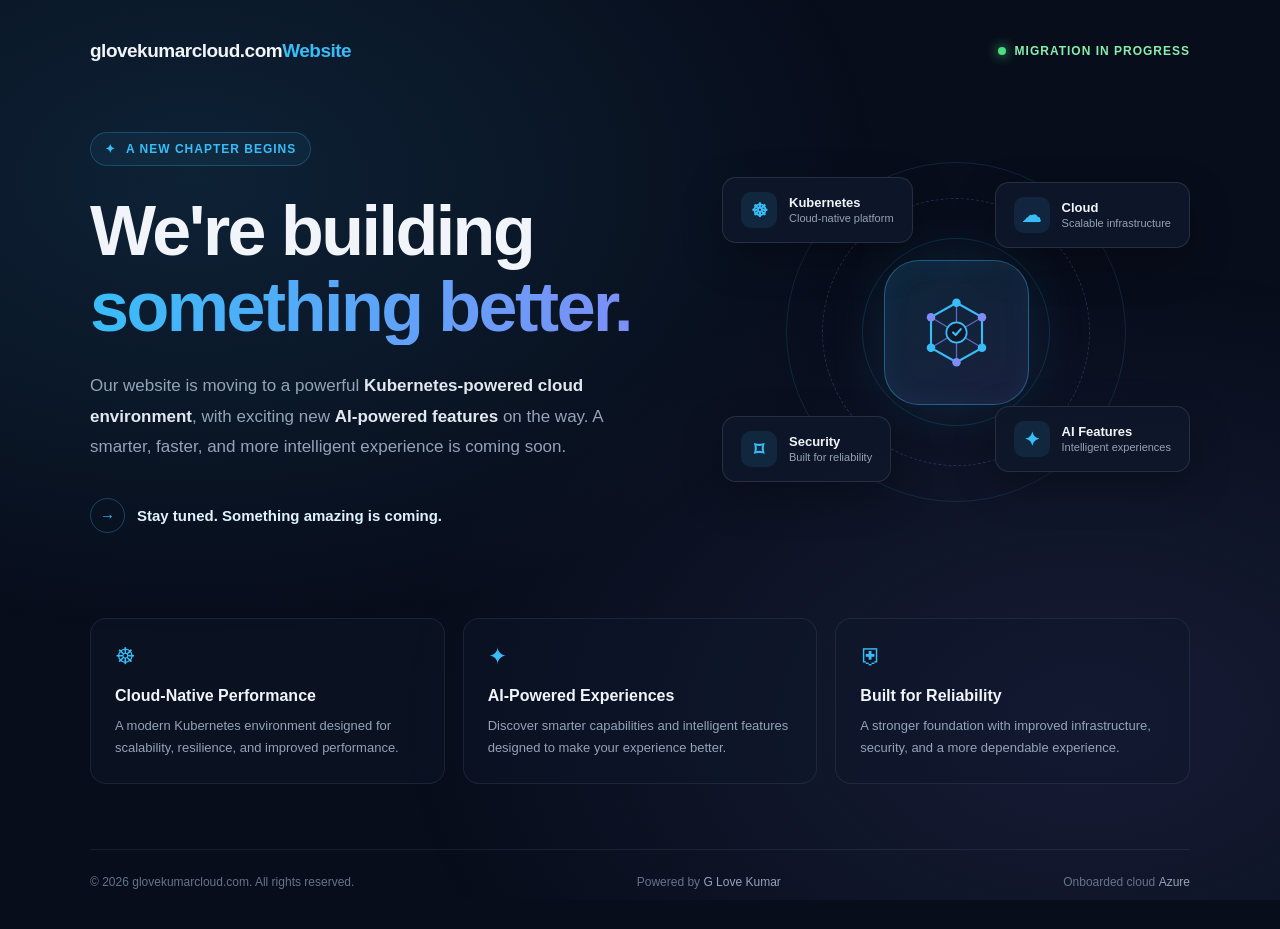
<file: index.html>
<!DOCTYPE html>
<html lang="en">
<head>
    <meta charset="UTF-8">
    <meta name="viewport" content="width=device-width, initial-scale=1.0">
    <meta name="theme-color" content="#080d1b">

    <title>Something Better Is Coming | Website Migration</title>

    <meta name="description"
          content="Our website is migrating to a Kubernetes-powered environment with exciting new AI capabilities. Stay tuned for the launch.">

    <style>
        * {
            margin: 0;
            padding: 0;
            box-sizing: border-box;
        }

        :root {
            --background: #080d1b;
            --primary: #38bdf8;
            --secondary: #818cf8;
            --text: #f1f5f9;
            --muted: #94a3b8;
        }

        body {
            min-height: 100vh;
            font-family: -apple-system, BlinkMacSystemFont, "Segoe UI",
                         Roboto, sans-serif;
            background: var(--background);
            color: var(--text);
            display: flex;
            flex-direction: column;
            overflow-x: hidden;
        }

        /* Background glow */

        body::before {
            content: "";
            position: fixed;
            inset: 0;
            background:
                radial-gradient(ellipse at 15% 20%,
                    rgba(56, 189, 248, 0.12), transparent 45%),
                radial-gradient(ellipse at 85% 80%,
                    rgba(129, 140, 248, 0.12), transparent 45%);
            pointer-events: none;
        }

        .container {
            position: relative;
            z-index: 1;
            width: min(100% - 40px, 1100px);
            margin: auto;
            padding: 40px 0;
        }

        /* Header */

        header {
            display: flex;
            justify-content: space-between;
            align-items: center;
            margin-bottom: 70px;
        }

        .brand {
            font-size: 19px;
            font-weight: 700;
            letter-spacing: -0.5px;
        }

        .brand span {
            color: var(--primary);
        }

        .status {
            display: flex;
            align-items: center;
            gap: 9px;
            color: #86efac;
            font-size: 12px;
            font-weight: 600;
            letter-spacing: 1px;
            text-transform: uppercase;
        }

        .status-dot {
            width: 8px;
            height: 8px;
            border-radius: 50%;
            background: #4ade80;
            box-shadow: 0 0 12px #4ade80;
            animation: pulse 2s infinite;
        }

        /* Main announcement */

        main {
            display: grid;
            grid-template-columns: 1.1fr 0.9fr;
            align-items: center;
            gap: 60px;
        }

        .eyebrow {
            display: inline-flex;
            align-items: center;
            gap: 10px;
            padding: 9px 14px;
            margin-bottom: 28px;
            border: 1px solid rgba(56, 189, 248, 0.25);
            border-radius: 30px;
            background: rgba(56, 189, 248, 0.06);
            color: var(--primary);
            font-size: 12px;
            font-weight: 600;
            letter-spacing: 1px;
            text-transform: uppercase;
        }

        h1 {
            font-size: clamp(42px, 5.5vw, 70px);
            line-height: 1.08;
            letter-spacing: -2.5px;
            font-weight: 750;
        }

        h1 .gradient {
            display: block;
            background: linear-gradient(
                100deg,
                var(--primary),
                var(--secondary)
            );
            background-clip: text;
            -webkit-background-clip: text;
            color: transparent;
        }

        .description {
            max-width: 520px;
            margin-top: 26px;
            color: var(--muted);
            font-size: 17px;
            line-height: 1.8;
        }

        .description strong {
            color: #e2e8f0;
            font-weight: 600;
        }

        .coming-soon {
            display: flex;
            align-items: center;
            gap: 12px;
            margin-top: 35px;
            color: #e0f2fe;
            font-size: 15px;
            font-weight: 600;
        }

        .arrow {
            display: inline-flex;
            align-items: center;
            justify-content: center;
            width: 35px;
            height: 35px;
            border: 1px solid rgba(56, 189, 248, 0.3);
            border-radius: 50%;
            color: var(--primary);
        }

        /* Technology illustration */

        .visual {
            position: relative;
            display: flex;
            align-items: center;
            justify-content: center;
            min-height: 390px;
        }

        .orbit {
            position: absolute;
            width: 340px;
            height: 340px;
            border: 1px solid rgba(56, 189, 248, 0.14);
            border-radius: 50%;
        }

        .orbit::before {
            content: "";
            position: absolute;
            inset: 35px;
            border: 1px dashed rgba(129, 140, 248, 0.25);
            border-radius: 50%;
        }

        .orbit::after {
            content: "";
            position: absolute;
            inset: 75px;
            border: 1px solid rgba(56, 189, 248, 0.16);
            border-radius: 50%;
        }

        .core {
            position: relative;
            z-index: 2;
            display: flex;
            align-items: center;
            justify-content: center;
            width: 145px;
            height: 145px;
            border: 1px solid rgba(56, 189, 248, 0.4);
            border-radius: 35px;
            background: linear-gradient(
                145deg,
                rgba(56, 189, 248, 0.15),
                rgba(129, 140, 248, 0.12)
            );
            box-shadow:
                0 0 60px rgba(56, 189, 248, 0.12),
                inset 0 0 30px rgba(56, 189, 248, 0.06);
            animation: float 5s ease-in-out infinite;
        }

        .core svg {
            width: 85px;
            height: 85px;
        }

        .tech-card {
            position: absolute;
            z-index: 3;
            display: flex;
            align-items: center;
            gap: 12px;
            padding: 14px 18px;
            border: 1px solid rgba(148, 163, 184, 0.18);
            border-radius: 14px;
            background: rgba(15, 23, 42, 0.92);
            box-shadow: 0 15px 40px rgba(0, 0, 0, 0.25);
            font-size: 13px;
            font-weight: 600;
            white-space: nowrap;
        }

        .tech-card span {
            color: var(--muted);
            font-size: 11px;
            font-weight: 400;
        }

        .tech-card .icon {
            display: flex;
            align-items: center;
            justify-content: center;
            width: 36px;
            height: 36px;
            border-radius: 10px;
            background: rgba(56, 189, 248, 0.1);
            color: var(--primary);
            font-size: 19px;
        }

        .card-k8s {
            top: 40px;
            left: 0;
        }

        .card-ai {
            right: 0;
            bottom: 55px;
        }

        .card-cloud {
            right: 0;
            top: 45px;
        }

        .card-secure {
            bottom: 45px;
            left: 0;
        }

        /* Feature section */

        .features {
            display: grid;
            grid-template-columns: repeat(3, 1fr);
            gap: 18px;
            margin-top: 85px;
        }

        .feature {
            padding: 24px;
            border: 1px solid rgba(148, 163, 184, 0.12);
            border-radius: 16px;
            background: rgba(15, 23, 42, 0.45);
        }

        .feature-icon {
            margin-bottom: 17px;
            color: var(--primary);
            font-size: 23px;
        }

        .feature h2 {
            margin-bottom: 10px;
            font-size: 16px;
            font-weight: 650;
        }

        .feature p {
            color: var(--muted);
            font-size: 13px;
            line-height: 1.7;
        }

        /* Footer */

        footer {
            display: flex;
            justify-content: space-between;
            gap: 20px;
            margin-top: 65px;
            padding-top: 25px;
            border-top: 1px solid rgba(148, 163, 184, 0.12);
            color: #64748b;
            font-size: 12px;
        }

        footer strong {
            color: #94a3b8;
            font-weight: 500;
        }

        /* Animations */

        @keyframes pulse {
            50% {
                opacity: 0.4;
                box-shadow: 0 0 4px #4ade80;
            }
        }

        @keyframes float {
            50% {
                transform: translateY(-10px);
            }
        }

        /* Mobile layout */

        @media (max-width: 760px) {
            .container {
                width: min(100% - 32px, 520px);
                padding: 25px 0;
            }

            header {
                margin-bottom: 45px;
            }

            main {
                grid-template-columns: 1fr;
                gap: 15px;
            }

            h1 {
                font-size: clamp(42px, 10vw, 60px);
                letter-spacing: -1.5px;
            }

            .description {
                font-size: 15px;
            }

            .visual {
                min-height: 350px;
                margin-top: 10px;
            }

            .orbit {
                width: 280px;
                height: 280px;
            }

            .core {
                width: 120px;
                height: 120px;
                border-radius: 28px;
            }

            .core svg {
                width: 70px;
                height: 70px;
            }

            .tech-card {
                padding: 10px 12px;
                font-size: 12px;
            }

            .card-k8s {
                top: 25px;
            }

            .card-cloud {
                top: 25px;
            }

            .card-secure {
                bottom: 25px;
            }

            .card-ai {
                bottom: 25px;
            }

            .features {
                grid-template-columns: 1fr;
                gap: 12px;
                margin-top: 45px;
            }

            .feature {
                padding: 20px;
            }

            footer {
                flex-direction: column;
                margin-top: 45px;
            }
        }

        @media (prefers-reduced-motion: reduce) {
            *, *::before, *::after {
                animation: none !important;
                scroll-behavior: auto !important;
            }
        }
    </style>
</head>

<body>

<div class="container">

    <header>
        <div class="brand">glovekumarcloud.com<span>Website</span></div>

        <div class="status">
            <span class="status-dot"></span>
            Migration in progress
        </div>
    </header>

    <main>

        <section class="announcement">

            <div class="eyebrow">
                <span>✦</span>
                A new chapter begins
            </div>

            <h1>
                We're building
                <span class="gradient">something better.</span>
            </h1>

            <p class="description">
                Our website is moving to a powerful
                <strong>Kubernetes-powered cloud environment</strong>,
                with exciting new
                <strong>AI-powered features</strong> on the way.

                A smarter, faster, and more intelligent experience
                is coming soon.
            </p>

            <div class="coming-soon">
                <span class="arrow">→</span>
                Stay tuned. Something amazing is coming.
            </div>

        </section>

        <section class="visual" aria-label="Cloud and AI technology illustration">

            <div class="orbit"></div>

            <div class="core">
                <svg viewBox="0 0 100 100" fill="none"
                     xmlns="http://www.w3.org/2000/svg">

                    <!-- AI-inspired network -->

                    <path d="M50 15 L80 32 L80 68 L50 85
                             L20 68 L20 32 Z"
                          stroke="#38bdf8"
                          stroke-width="2.5"/>

                    <path d="M50 15 V85 M20 32 L80 68
                             M80 32 L20 68"
                          stroke="#818cf8"
                          stroke-width="1.5"
                          opacity="0.7"/>

                    <circle cx="50" cy="15" r="5" fill="#38bdf8"/>
                    <circle cx="80" cy="32" r="5" fill="#818cf8"/>
                    <circle cx="80" cy="68" r="5" fill="#38bdf8"/>
                    <circle cx="50" cy="85" r="5" fill="#818cf8"/>
                    <circle cx="20" cy="68" r="5" fill="#38bdf8"/>
                    <circle cx="20" cy="32" r="5" fill="#818cf8"/>

                    <circle cx="50" cy="50" r="12"
                            fill="#0f172a"
                            stroke="#38bdf8"
                            stroke-width="2"/>

                    <path d="M46 50 L49 53 L55 46"
                          stroke="#38bdf8"
                          stroke-width="2.5"
                          stroke-linecap="round"
                          stroke-linejoin="round"/>
                </svg>
            </div>

            <div class="tech-card card-k8s">
                <div class="icon">☸</div>
                <div>
                    Kubernetes
                    <br><span>Cloud-native platform</span>
                </div>
            </div>

            <div class="tech-card card-cloud">
                <div class="icon">☁</div>
                <div>
                    Cloud
                    <br><span>Scalable infrastructure</span>
                </div>
            </div>

            <div class="tech-card card-ai">
                <div class="icon">✦</div>
                <div>
                    AI Features
                    <br><span>Intelligent experiences</span>
                </div>
            </div>

            <div class="tech-card card-secure">
                <div class="icon">⌑</div>
                <div>
                    Security
                    <br><span>Built for reliability</span>
                </div>
            </div>

        </section>

    </main>

    <section class="features">

        <article class="feature">
            <div class="feature-icon">☸</div>
            <h2>Cloud-Native Performance</h2>
            <p>
                A modern Kubernetes environment designed
                for scalability, resilience, and improved performance.
            </p>
        </article>

        <article class="feature">
            <div class="feature-icon">✦</div>
            <h2>AI-Powered Experiences</h2>
            <p>
                Discover smarter capabilities and intelligent
                features designed to make your experience better.
            </p>
        </article>

        <article class="feature">
            <div class="feature-icon">⛨</div>
            <h2>Built for Reliability</h2>
            <p>
                A stronger foundation with improved infrastructure,
                security, and a more dependable experience.
            </p>
        </article>

    </section>

    <footer>
        <div>© <span id="year"></span> glovekumarcloud.com. All rights reserved.</div>
        <div>Powered by <strong>G Love Kumar</strong></div>
        <div>Onboarded cloud <strong>Azure</strong></div>
    </footer>

</div>

<script>
    document.getElementById("year").textContent =
        new Date().getFullYear();
</script>

</body>
</html>
</file>
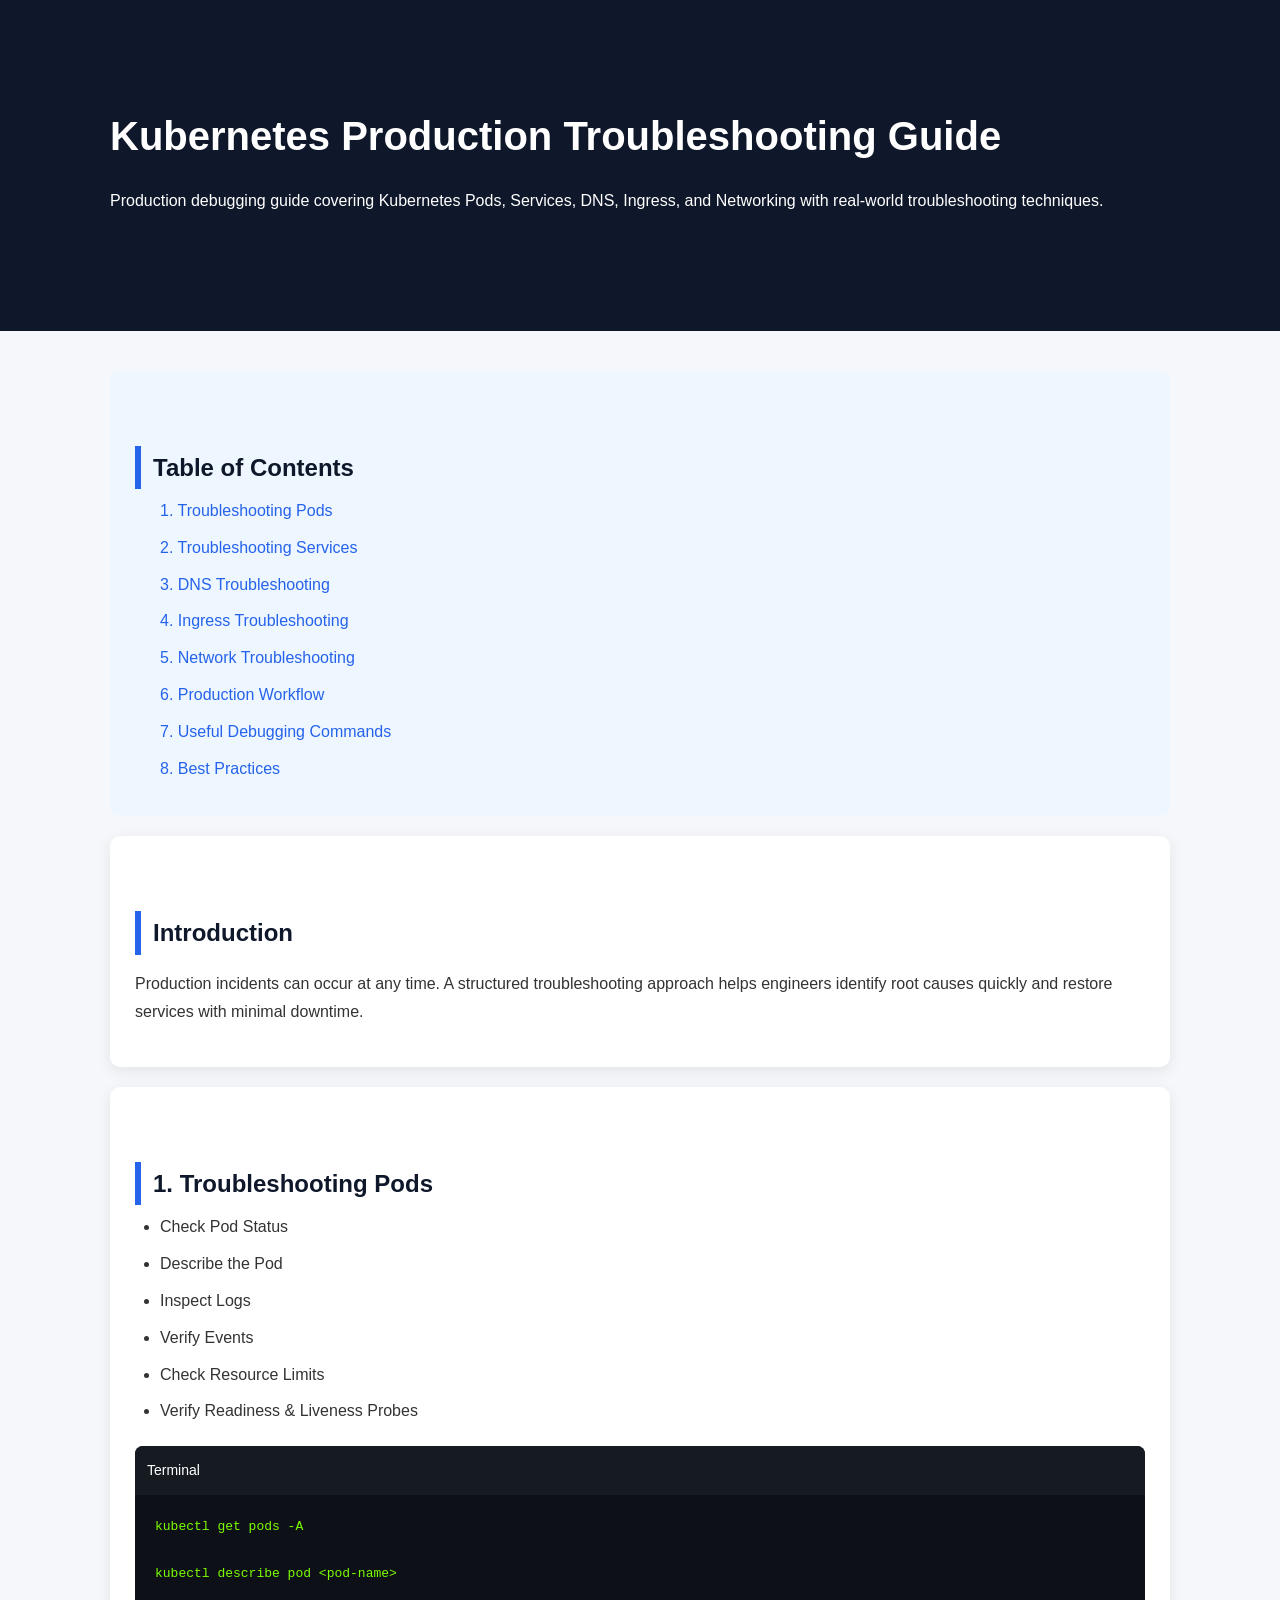
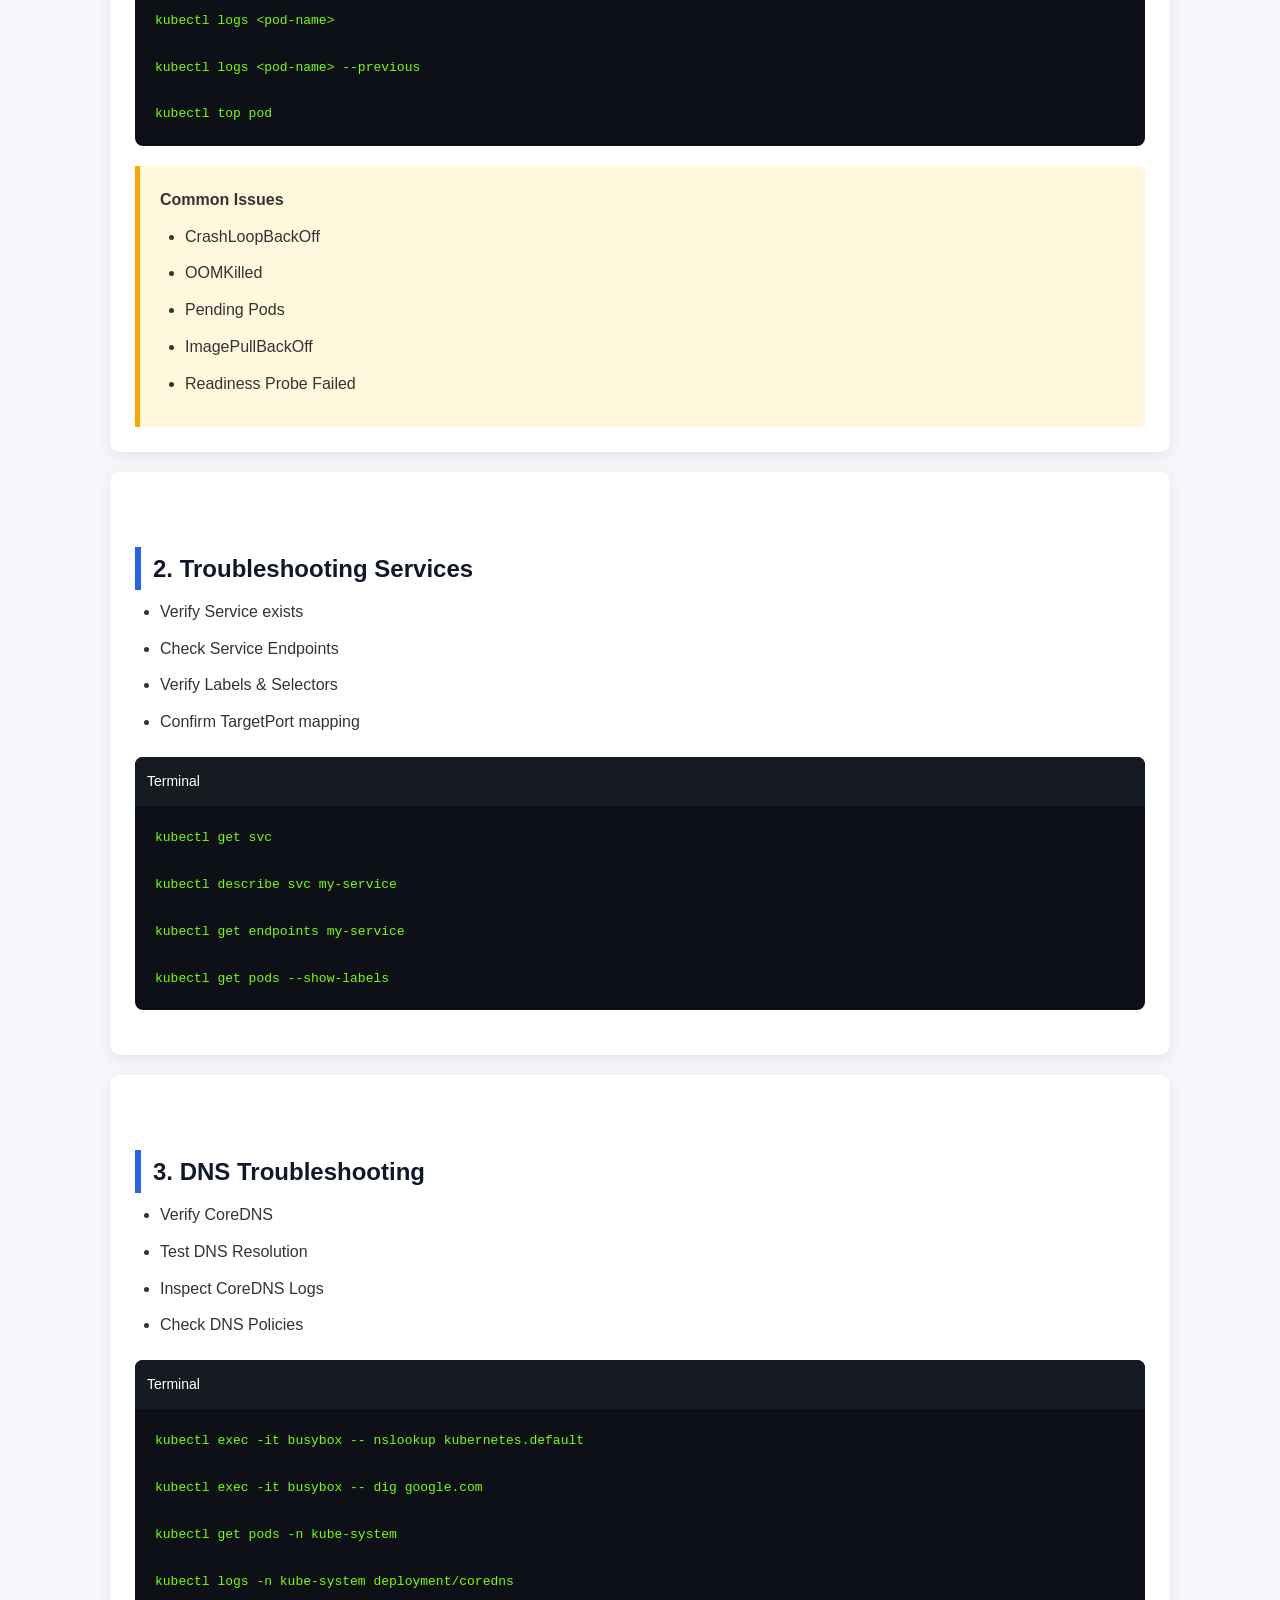
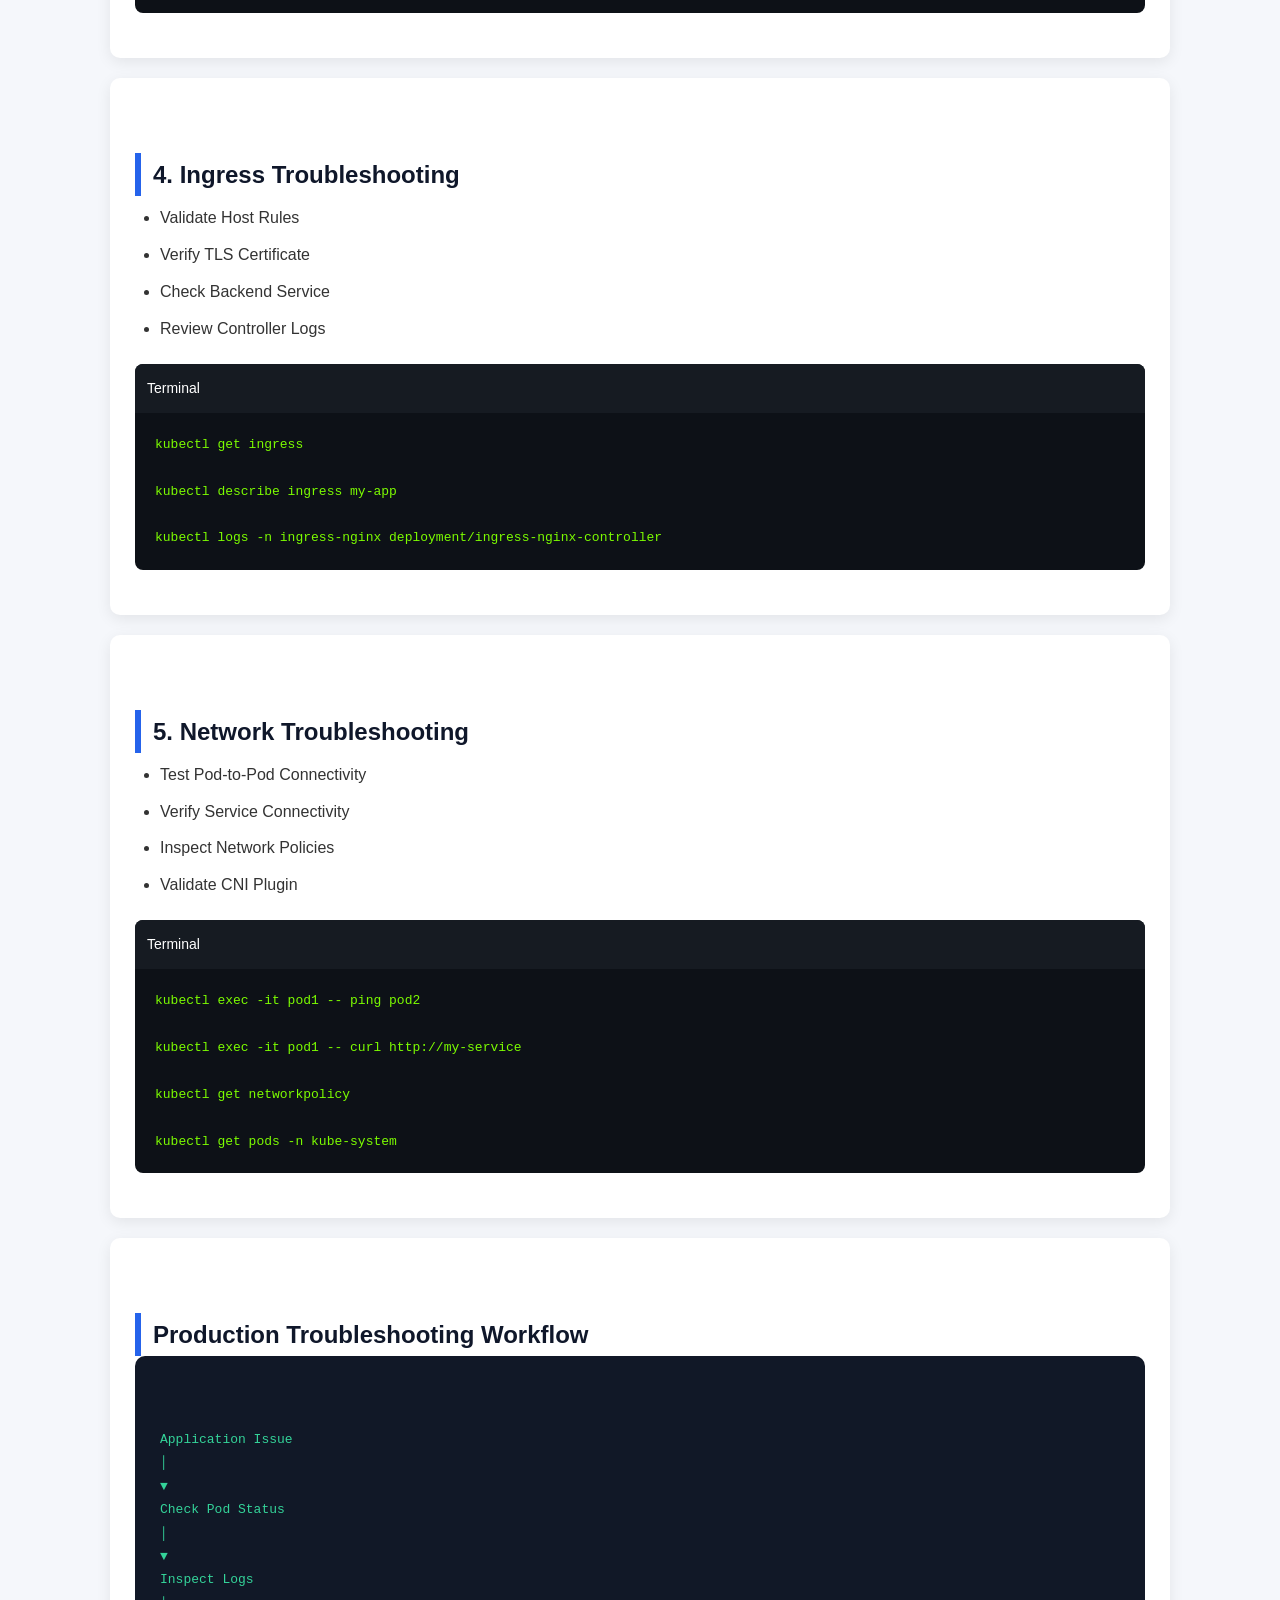
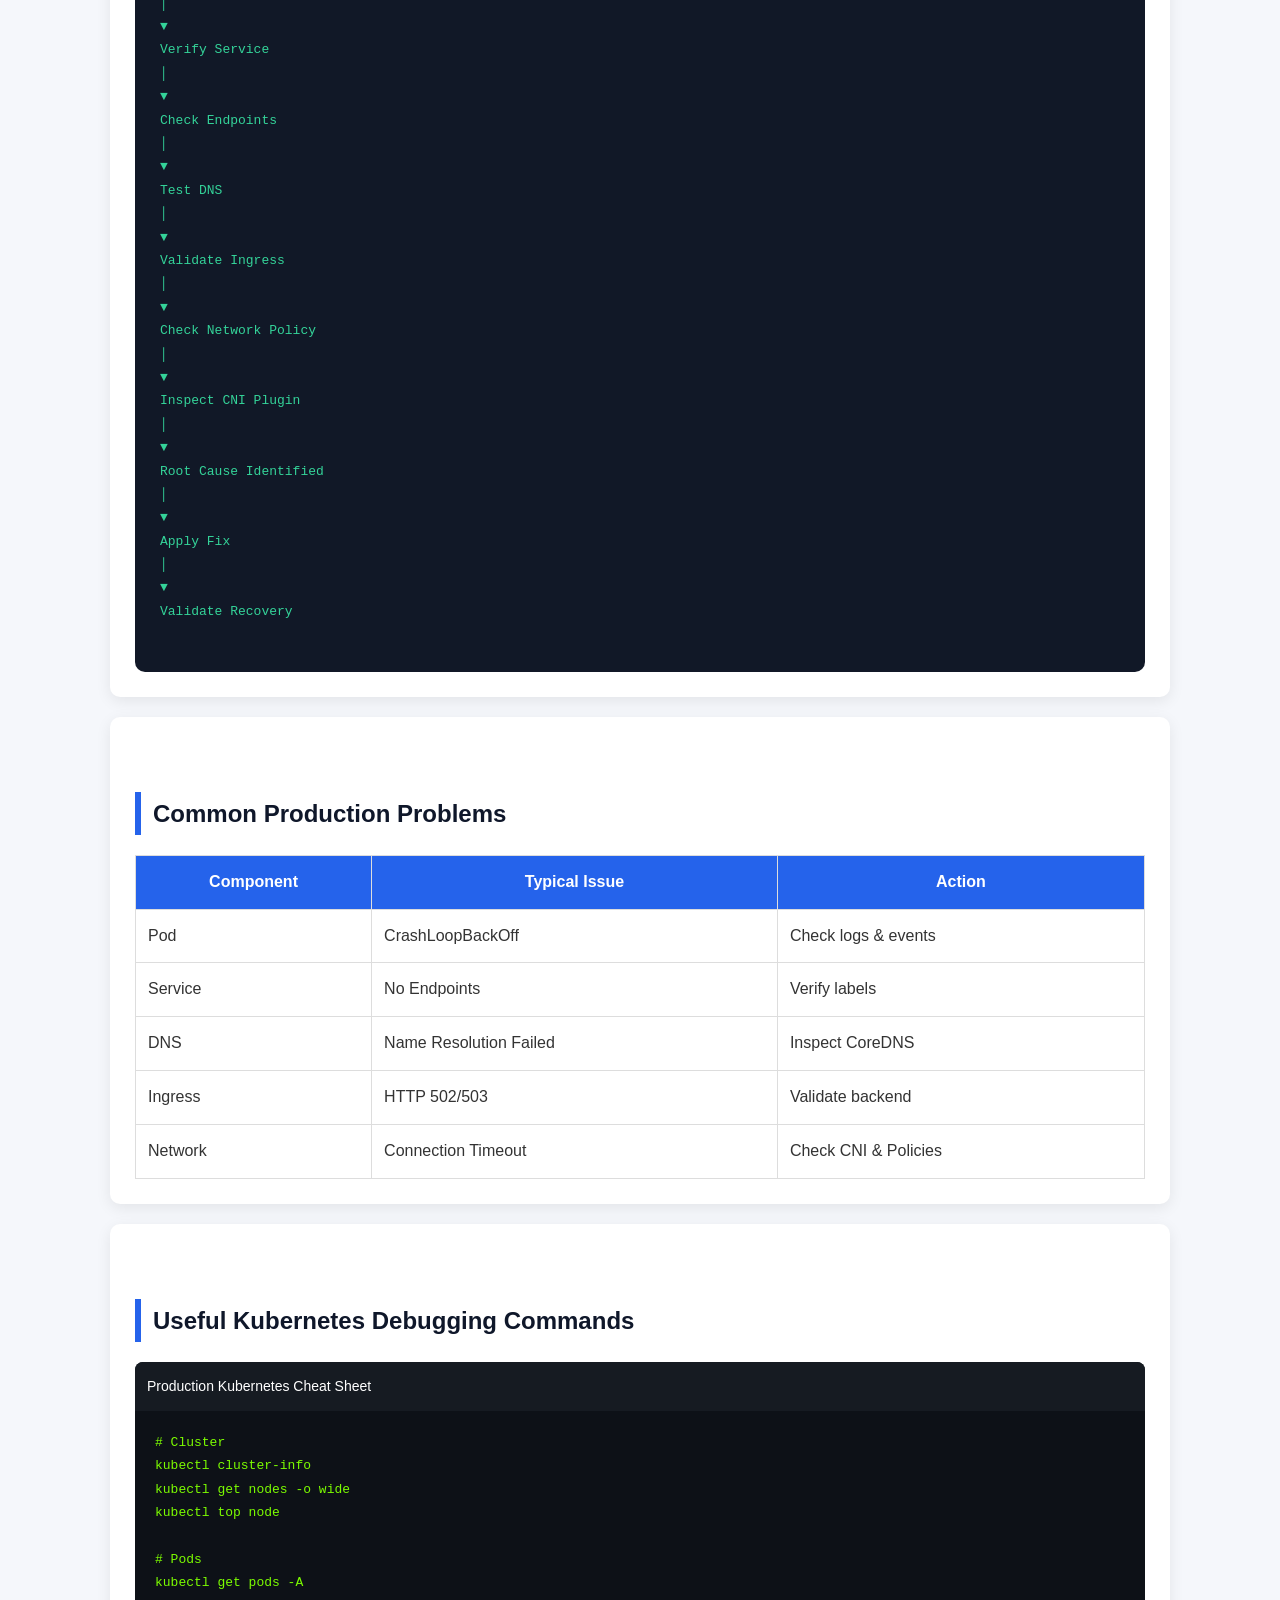
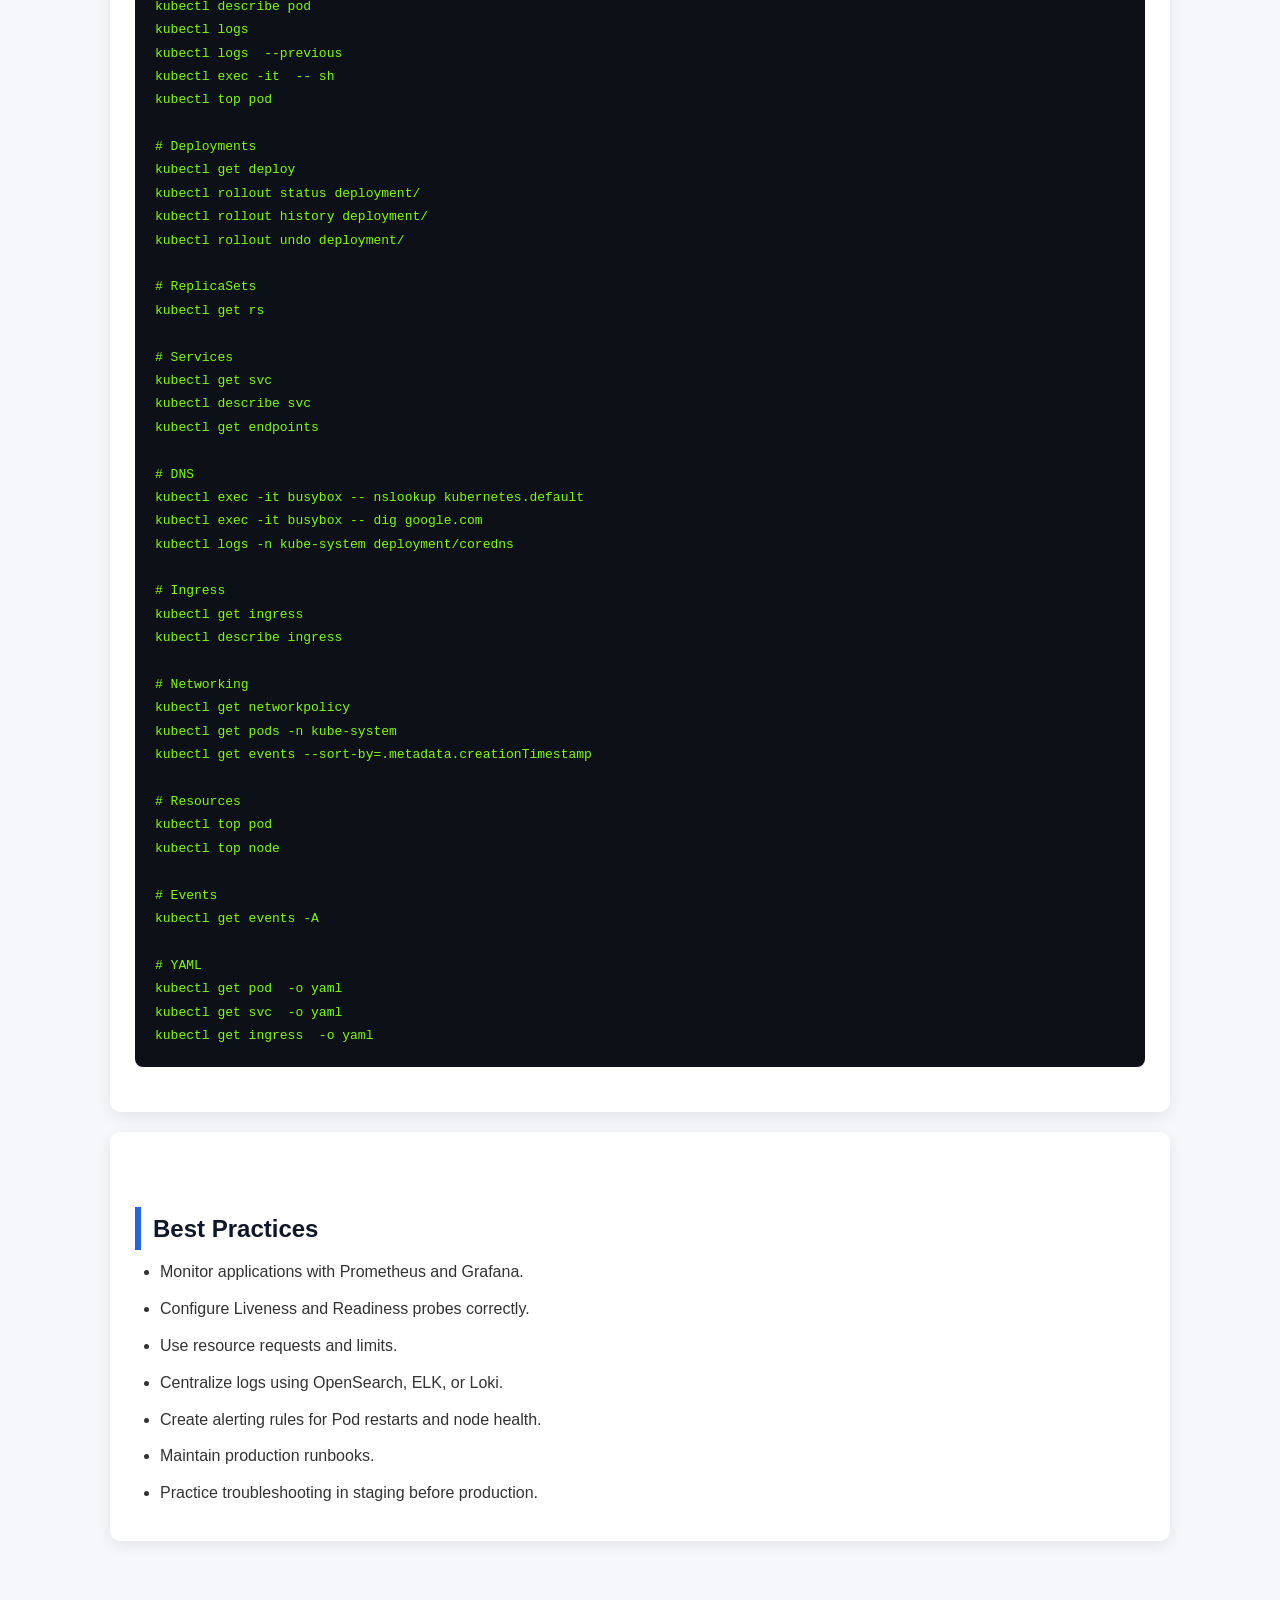
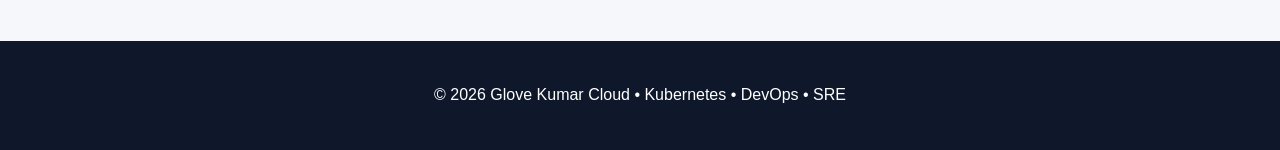
<file: blogs/kubernetes-troubleshooting.html>
<!DOCTYPE html>
<html lang="en">
<head>
<meta charset="UTF-8">
<meta name="viewport" content="width=device-width, initial-scale=1.0">

<title>Kubernetes Production Troubleshooting Guide | Glove Kumar Cloud</title>

<style>
*{
    margin:0;
    padding:0;
    box-sizing:border-box;
}

body{
    font-family:Arial,Helvetica,sans-serif;
    background:#f5f7fb;
    color:#333;
    line-height:1.8;
}

header{
    background:#0f172a;
    color:white;
    padding:60px 20px;
}

.container{
    max-width:1100px;
    margin:auto;
    padding:40px 20px;
}

h1{
    font-size:40px;
    margin-bottom:15px;
}

h2{
    margin-top:50px;
    color:#0f172a;
    border-left:6px solid #2563eb;
    padding-left:12px;
}

h3{
    margin-top:25px;
    color:#1e293b;
}

p{
    margin:15px 0;
}

ul{
    margin-left:25px;
}

li{
    margin:8px 0;
}

.card{
    background:white;
    padding:25px;
    border-radius:10px;
    box-shadow:0 4px 15px rgba(0,0,0,.08);
    margin-top:20px;
}

.toc{
    background:#eef6ff;
    padding:25px;
    border-radius:10px;
}

.toc li{
    list-style:none;
}

.toc a{
    text-decoration:none;
    color:#2563eb;
}

.terminal{
    background:#0d1117;
    color:#7CFC00;
    border-radius:8px;
    overflow:hidden;
    margin:20px 0;
}

.terminal-header{
    background:#161b22;
    padding:12px;
    color:white;
    font-size:14px;
}

.terminal pre{
    padding:20px;
    overflow:auto;
}

.workflow{
    background:#111827;
    color:#34d399;
    padding:25px;
    border-radius:10px;
    font-family:monospace;
    white-space:pre-line;
}

table{
    width:100%;
    border-collapse:collapse;
    margin-top:20px;
}

th{
    background:#2563eb;
    color:white;
}

td,th{
    border:1px solid #ddd;
    padding:12px;
}

.highlight{
    background:#fff8dc;
    border-left:5px solid orange;
    padding:20px;
    margin-top:20px;
}

footer{
    text-align:center;
    padding:40px;
    margin-top:60px;
    background:#0f172a;
    color:white;
}
</style>

</head>

<body>

<header>

<div class="container">

<h1>Kubernetes Production Troubleshooting Guide</h1>

<p>
Production debugging guide covering Kubernetes Pods, Services, DNS,
Ingress, and Networking with real-world troubleshooting techniques.
</p>

</div>

</header>

<div class="container">

<div class="toc">

<h2>Table of Contents</h2>

<ul>
<li><a href="#pods">1. Troubleshooting Pods</a></li>
<li><a href="#services">2. Troubleshooting Services</a></li>
<li><a href="#dns">3. DNS Troubleshooting</a></li>
<li><a href="#ingress">4. Ingress Troubleshooting</a></li>
<li><a href="#network">5. Network Troubleshooting</a></li>
<li><a href="#workflow">6. Production Workflow</a></li>
<li><a href="#commands">7. Useful Debugging Commands</a></li>
<li><a href="#best">8. Best Practices</a></li>
</ul>

</div>

<div class="card">

<h2>Introduction</h2>

<p>
Production incidents can occur at any time. A structured troubleshooting
approach helps engineers identify root causes quickly and restore services
with minimal downtime.
</p>

</div>

<div class="card" id="pods">

<h2>1. Troubleshooting Pods</h2>

<ul>
<li>Check Pod Status</li>
<li>Describe the Pod</li>
<li>Inspect Logs</li>
<li>Verify Events</li>
<li>Check Resource Limits</li>
<li>Verify Readiness & Liveness Probes</li>
</ul>

<div class="terminal">

<div class="terminal-header">
Terminal
</div>

<pre>
kubectl get pods -A

kubectl describe pod &lt;pod-name&gt;

kubectl logs &lt;pod-name&gt;

kubectl logs &lt;pod-name&gt; --previous

kubectl top pod
</pre>

</div>

<div class="highlight">

<b>Common Issues</b>

<ul>
<li>CrashLoopBackOff</li>
<li>OOMKilled</li>
<li>Pending Pods</li>
<li>ImagePullBackOff</li>
<li>Readiness Probe Failed</li>
</ul>

</div>

</div>

<div class="card" id="services">

<h2>2. Troubleshooting Services</h2>

<ul>

<li>Verify Service exists</li>

<li>Check Service Endpoints</li>

<li>Verify Labels & Selectors</li>

<li>Confirm TargetPort mapping</li>

</ul>

<div class="terminal">

<div class="terminal-header">
Terminal
</div>

<pre>
kubectl get svc

kubectl describe svc my-service

kubectl get endpoints my-service

kubectl get pods --show-labels
</pre>

</div>

</div>

<div class="card" id="dns">

<h2>3. DNS Troubleshooting</h2>

<ul>

<li>Verify CoreDNS</li>

<li>Test DNS Resolution</li>

<li>Inspect CoreDNS Logs</li>

<li>Check DNS Policies</li>

</ul>

<div class="terminal">

<div class="terminal-header">
Terminal
</div>

<pre>
kubectl exec -it busybox -- nslookup kubernetes.default

kubectl exec -it busybox -- dig google.com

kubectl get pods -n kube-system

kubectl logs -n kube-system deployment/coredns
</pre>

</div>

</div>

<div class="card" id="ingress">

<h2>4. Ingress Troubleshooting</h2>

<ul>

<li>Validate Host Rules</li>

<li>Verify TLS Certificate</li>

<li>Check Backend Service</li>

<li>Review Controller Logs</li>

</ul>

<div class="terminal">

<div class="terminal-header">
Terminal
</div>

<pre>
kubectl get ingress

kubectl describe ingress my-app

kubectl logs -n ingress-nginx deployment/ingress-nginx-controller
</pre>

</div>

</div>

<div class="card" id="network">

<h2>5. Network Troubleshooting</h2>

<ul>

<li>Test Pod-to-Pod Connectivity</li>

<li>Verify Service Connectivity</li>

<li>Inspect Network Policies</li>

<li>Validate CNI Plugin</li>

</ul>

<div class="terminal">

<div class="terminal-header">
Terminal
</div>

<pre>
kubectl exec -it pod1 -- ping pod2

kubectl exec -it pod1 -- curl http://my-service

kubectl get networkpolicy

kubectl get pods -n kube-system
</pre>

</div>

</div>

<div class="card" id="workflow">

<h2>Production Troubleshooting Workflow</h2>

<div class="workflow">

Application Issue
       │
       ▼
Check Pod Status
       │
       ▼
Inspect Logs
       │
       ▼
Verify Service
       │
       ▼
Check Endpoints
       │
       ▼
Test DNS
       │
       ▼
Validate Ingress
       │
       ▼
Check Network Policy
       │
       ▼
Inspect CNI Plugin
       │
       ▼
Root Cause Identified
       │
       ▼
Apply Fix
       │
       ▼
Validate Recovery

</div>

</div>

<div class="card">

<h2>Common Production Problems</h2>

<table>

<tr>

<th>Component</th>

<th>Typical Issue</th>

<th>Action</th>

</tr>

<tr>

<td>Pod</td>

<td>CrashLoopBackOff</td>

<td>Check logs & events</td>

</tr>

<tr>

<td>Service</td>

<td>No Endpoints</td>

<td>Verify labels</td>

</tr>

<tr>

<td>DNS</td>

<td>Name Resolution Failed</td>

<td>Inspect CoreDNS</td>

</tr>

<tr>

<td>Ingress</td>

<td>HTTP 502/503</td>

<td>Validate backend</td>

</tr>

<tr>

<td>Network</td>

<td>Connection Timeout</td>

<td>Check CNI & Policies</td>

</tr>

</table>

</div>

<div class="card" id="commands">

<h2>Useful Kubernetes Debugging Commands</h2>

<div class="terminal">

<div class="terminal-header">
Production Kubernetes Cheat Sheet
</div>

<pre>
# Cluster
kubectl cluster-info
kubectl get nodes -o wide
kubectl top node

# Pods
kubectl get pods -A
kubectl describe pod <pod-name>
kubectl logs <pod-name>
kubectl logs <pod-name> --previous
kubectl exec -it <pod-name> -- sh
kubectl top pod

# Deployments
kubectl get deploy
kubectl rollout status deployment/<deployment>
kubectl rollout history deployment/<deployment>
kubectl rollout undo deployment/<deployment>

# ReplicaSets
kubectl get rs

# Services
kubectl get svc
kubectl describe svc <service>
kubectl get endpoints <service>

# DNS
kubectl exec -it busybox -- nslookup kubernetes.default
kubectl exec -it busybox -- dig google.com
kubectl logs -n kube-system deployment/coredns

# Ingress
kubectl get ingress
kubectl describe ingress <ingress>

# Networking
kubectl get networkpolicy
kubectl get pods -n kube-system
kubectl get events --sort-by=.metadata.creationTimestamp

# Resources
kubectl top pod
kubectl top node

# Events
kubectl get events -A

# YAML
kubectl get pod <pod-name> -o yaml
kubectl get svc <service> -o yaml
kubectl get ingress <ingress> -o yaml
</pre>

</div>

</div>

<div class="card" id="best">

<h2>Best Practices</h2>

<ul>

<li>Monitor applications with Prometheus and Grafana.</li>

<li>Configure Liveness and Readiness probes correctly.</li>

<li>Use resource requests and limits.</li>

<li>Centralize logs using OpenSearch, ELK, or Loki.</li>

<li>Create alerting rules for Pod restarts and node health.</li>

<li>Maintain production runbooks.</li>

<li>Practice troubleshooting in staging before production.</li>

</ul>

</div>

</div>

<footer>

© 2026 Glove Kumar Cloud • Kubernetes • DevOps • SRE

</footer>

</body>
</html>
</file>
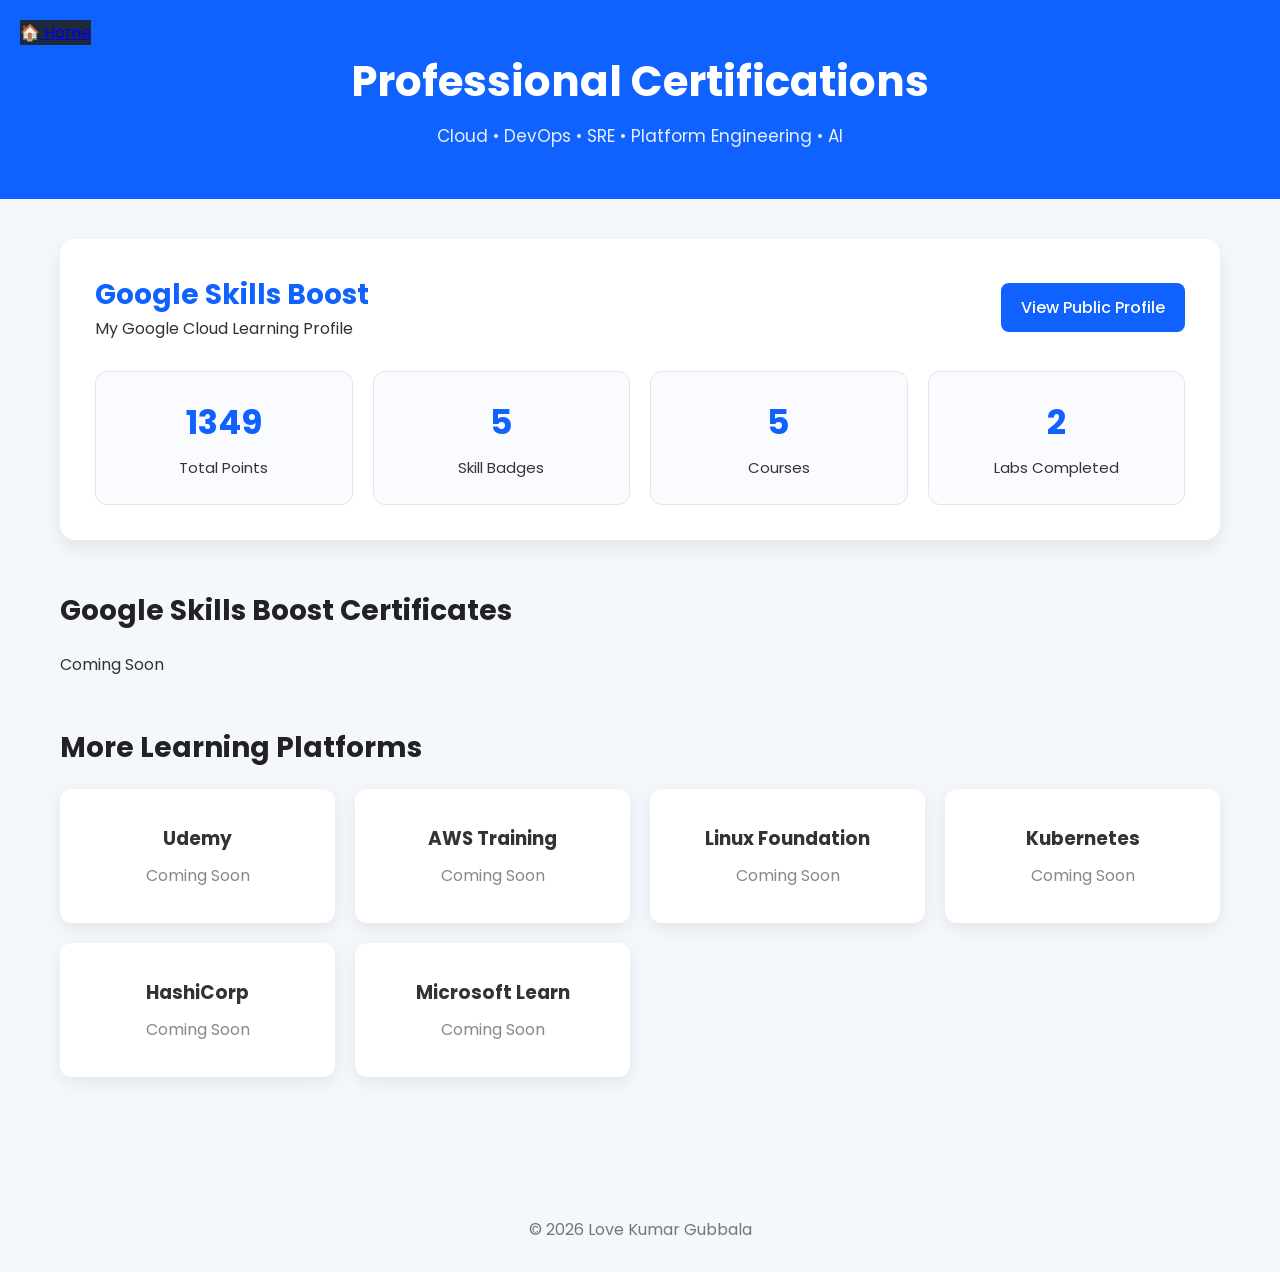
<file: certificates/certificates.html>
<!DOCTYPE html>
<html lang="en">
<head>
<meta charset="UTF-8">
<meta name="viewport" content="width=device-width, initial-scale=1.0">

<title>Certificates | Love Kumar Gubbala</title>

<link rel="preconnect" href="https://fonts.googleapis.com">
<link rel="preconnect" href="https://fonts.gstatic.com" crossorigin>
<link href="https://fonts.googleapis.com/css2?family=Poppins:wght@300;400;500;600;700&display=swap" rel="stylesheet">

<style>

*{
margin:0;
padding:0;
box-sizing:border-box;
font-family:'Poppins',sans-serif;
}

body{
background:#f4f7fb;
color:#333;
}

header{
background:#0F62FE;
color:#fff;
padding:50px 20px;
text-align:center;
}

header h1{
font-size:42px;
margin-bottom:10px;
}

header p{
font-size:17px;
opacity:.9;
}

.container{
max-width:1200px;
margin:auto;
padding:40px 20px;
}

/* ===================== */

.profile-card{

background:#fff;
padding:35px;
border-radius:15px;
box-shadow:0 8px 20px rgba(0,0,0,.08);
margin-bottom:40px;

}

.profile-title{
display:flex;
justify-content:space-between;
align-items:center;
flex-wrap:wrap;
gap:15px;
}

.profile-title h2{
font-size:28px;
color:#0F62FE;
}

.profile-btn{

background:#0F62FE;
color:white;
padding:12px 20px;
text-decoration:none;
border-radius:8px;
font-weight:500;

}

.profile-btn:hover{
background:#0043ce;
}

/* ===================== */

.stats{

display:grid;
grid-template-columns:repeat(auto-fit,minmax(180px,1fr));
gap:20px;
margin-top:30px;

}

.stat{

background:#f9fbff;
padding:25px;
border-radius:12px;
text-align:center;
border:1px solid #e5e5e5;

}

.stat h3{

font-size:34px;
color:#0F62FE;

}

.stat p{

margin-top:8px;
font-size:15px;

}

/* ===================== */

.section-title{

margin:50px 0 20px;
font-size:28px;
color:#222;

}

.cards{

display:grid;
grid-template-columns:repeat(auto-fit,minmax(300px,1fr));
gap:25px;

}

.card{

background:white;
padding:25px;
border-radius:12px;
box-shadow:0 5px 18px rgba(0,0,0,.08);

}

.card h3{

margin-bottom:10px;

}

.card span{

display:inline-block;
background:#E8F0FE;
color:#0F62FE;
padding:5px 12px;
border-radius:20px;
font-size:13px;
margin-bottom:15px;

}

.card p{

margin-bottom:20px;
font-size:14px;
color:#555;

}

.card a{

display:inline-block;
padding:10px 18px;
background:#0F62FE;
color:#fff;
text-decoration:none;
border-radius:8px;

}

.card a:hover{

background:#0043ce;

}

/* ===================== */

.future{

display:grid;
grid-template-columns:repeat(auto-fit,minmax(220px,1fr));
gap:20px;
margin-top:20px;

}

.future-card{

background:white;
padding:35px;
text-align:center;
border-radius:12px;
box-shadow:0 5px 18px rgba(0,0,0,.08);

}

.future-card h3{

margin-bottom:10px;

}

.future-card p{

color:#888;

}

footer{

margin-top:70px;
padding:30px;
text-align:center;
color:#777;

}

</style>

</head>

<body>

<header>
<!--Home link started-->  
<div class="top-nav">

    <a href="../../index.html" class="nav-btn">🏠 Home</a>

</div>
<style>
    /* Top Navigation */

.top-nav{
    position:fixed;
    top:20px;
    left:20px;
    display:flex;
    gap:12px;
    z-index:9999;
    background-color: #1e293b;
    color: white;
}
</style>
<!--Home link ended-->  
<h1>Professional Certifications</h1>

<p>Cloud • DevOps • SRE • Platform Engineering • AI</p>

</header>

<div class="container">

<!-- GOOGLE PROFILE -->

<div class="profile-card">

<div class="profile-title">

<div>

<h2>Google Skills Boost</h2>

<p>My Google Cloud Learning Profile</p>

</div>

<a class="profile-btn"
href="https://www.skills.google/public_profiles/9f009c8b-57ca-49f2-8cd0-377f15faae6e"
target="_blank">

View Public Profile

</a>

</div>

<div class="stats">

<div class="stat">
<h3>1349</h3>
<p>Total Points</p>
</div>

<div class="stat">
<h3>5</h3>
<p>Skill Badges</p>
</div>

<div class="stat">
<h3>5</h3>
<p>Courses</p>
</div>

<div class="stat">
<h3>2</h3>
<p>Labs Completed</p>
</div>

</div>

</div>
<!-- CERTIFICATES -->
<h2 class="section-title">Google Skills Boost Certificates</h2>

<div class="cards">
<p>Coming Soon</p> 
<!--
<div class="card">

<h3>Implement Load Balancing on Google Cloud</h3>

<span>Skill Badge</span>

<p>
Earned: July 2026
</p>

<a href="#" target="_blank">
View Credential
</a>

</div>
-->
<!--
<div class="card">

<h3>Build Infrastructure with Terraform</h3>

<span>Skill Badge</span>

<p>
Earned: July 2026
</p>

<a href="#" target="_blank">
View Credential
</a>

</div>

<div class="card">

<h3>Develop Kubernetes Applications</h3>

<span>Skill Badge</span>

<p>
Earned: June 2026
</p>

<a href="#" target="_blank">
View Credential
</a>

</div>

<div class="card">

<h3>Cloud Engineer Learning Path</h3>

<span>Course</span>

<p>
Google Cloud Course
</p>

<a href="#" target="_blank">
View Credential
</a>
</div>
-->
</div>
<!-- FUTURE -->
<h2 class="section-title">
More Learning Platforms
</h2>

<div class="future">

<div class="future-card">
<h3>Udemy</h3>
<p>Coming Soon</p>
</div>

<div class="future-card">
<h3>AWS Training</h3>
<p>Coming Soon</p>
</div>

<div class="future-card">
<h3>Linux Foundation</h3>
<p>Coming Soon</p>
</div>

<div class="future-card">
<h3>Kubernetes</h3>
<p>Coming Soon</p>
</div>

<div class="future-card">
<h3>HashiCorp</h3>
<p>Coming Soon</p>
</div>

<div class="future-card">
<h3>Microsoft Learn</h3>
<p>Coming Soon</p>
</div>

</div>

</div>

<footer>

© 2026 Love Kumar Gubbala

</footer>

</body>
</html>
</file>
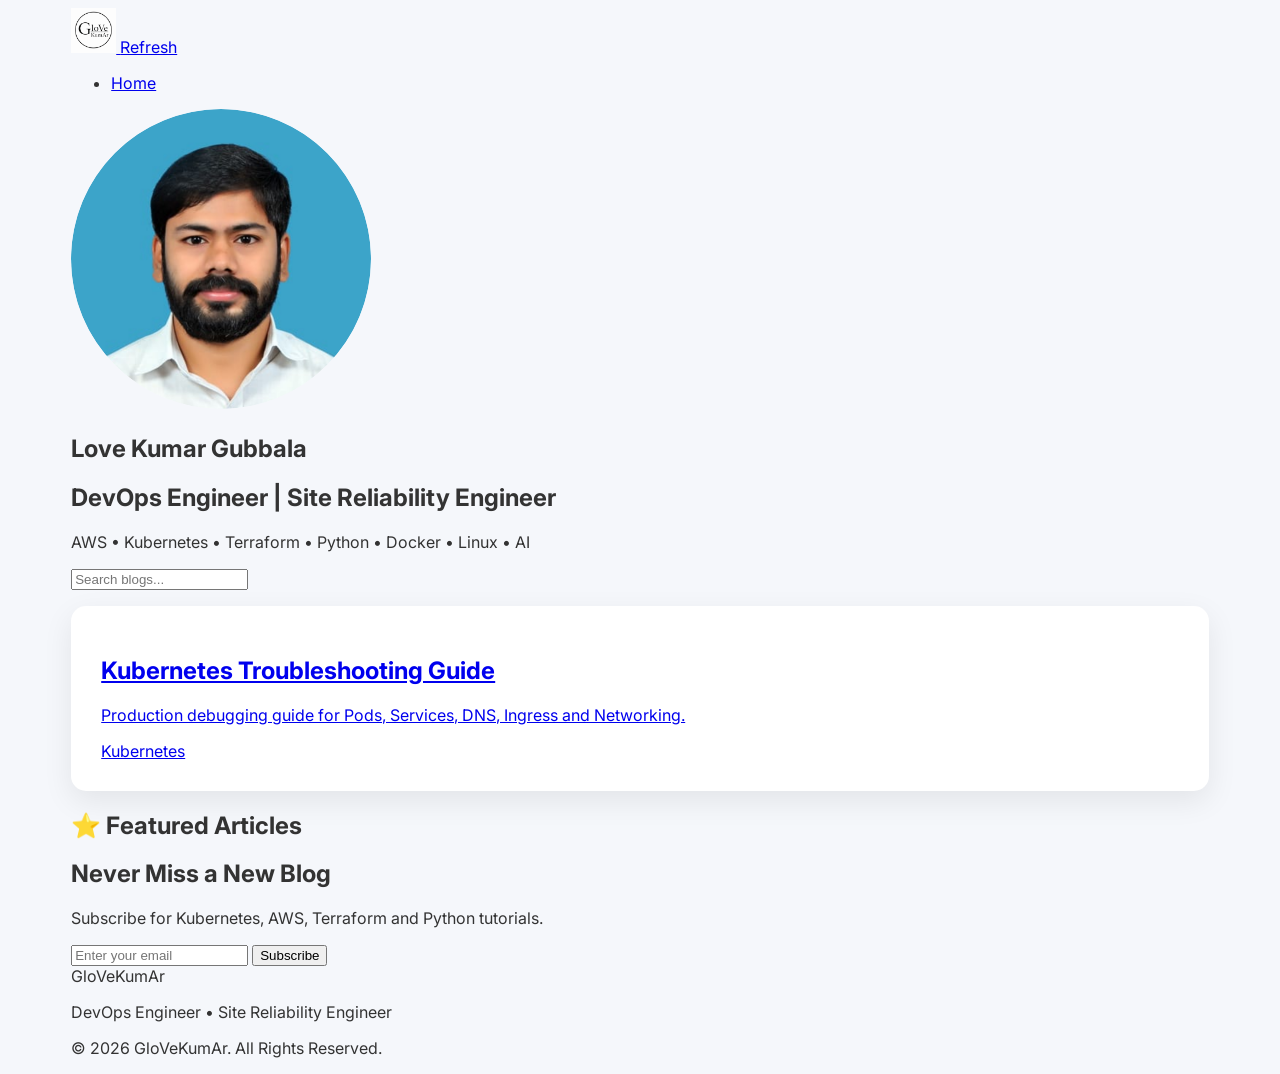
<file: pages/blog.html>
<!DOCTYPE html>
<html lang="en">

<head>

    <meta charset="UTF-8">

    <meta name="viewport" content="width=device-width, initial-scale=1.0">

    <title>G loVe KumAr | Technical Blog</title>

    <link rel="stylesheet" href="css/blogstyle.css">

    <link rel="preconnect" href="https://fonts.googleapis.com">

    <link rel="preconnect" href="https://fonts.gstatic.com" crossorigin>

    <link href="https://fonts.googleapis.com/css2?family=Inter:wght@300;400;500;600;700;800&display=swap" rel="stylesheet">

    <link rel="stylesheet"
    href="https://cdnjs.cloudflare.com/ajax/libs/font-awesome/6.6.0/css/all.min.css">

</head>

<body>

<!-- ================= HEADER ================= -->

<header>

    <div class="container nav-container">

        <div class="logo">
            <a href="blog.html">
                <img src="images/logo.png" alt="Glove Kumar Logo">
                <span>Refresh</span>
            </a>
        </div>

        <nav>

            <ul>

                <li><a href="../index.html">Home</a></li>


            </ul>

        </nav>

    </div>

</header>

<!-- ================= HERO ================= -->

<section class="hero">

<div class="container">

<div class="profile">

<img src="images/profile.png" alt="Love Kumar">

</div>

<h1>

Love Kumar Gubbala

</h1>

<h2>

DevOps Engineer | Site Reliability Engineer

</h2>

<p>

AWS • Kubernetes • Terraform • Python • Docker • Linux • AI

</p>

<!-- Search -->

<section class="blog-search">
    <input
        type="text"
        id="searchInput"
        placeholder="Search blogs...">

    <p id="searchResult"></p>
</section>

<div class="blog-grid">
    <a href="blogs/kubernetes-troubleshooting.html" class="blog-link">
        <div class="blog-card">

            <h2>Kubernetes Troubleshooting Guide</h2>

            <p>
            Production debugging guide for Pods,
            Services, DNS, Ingress and Networking.
            </p>

            <div class="topics">
                <span>Kubernetes</span>
            </div>

        </div>
    </a>

</div>

<!-- Topics -->

</div>

</section>

<!-- ================= FEATURED ================= -->

<section class="featured">

<div class="container">

<div class="section-title">

<h2>

⭐ Featured Articles

</h2>

</div>


</div>

</section>

<!-- ================= LATEST ARTICLES ================= -->


<!-- ================= NEWSLETTER ================= -->

<section class="newsletter">

<div class="container">

<h2>

Never Miss a New Blog

</h2>

<p>

Subscribe for Kubernetes, AWS,
Terraform and Python tutorials.

</p>
<!-- Email Subscribe Starts from here -->
<form action="https://formspree.io/f/meebggqy" method="POST">
    <input
        type="email"
        name="email"
        placeholder="Enter your email"
        required
    >

    <button type="submit">
        Subscribe
    </button>
</form>
<!-- Email Subscribe Ends from here -->
</div>

</section>

<!-- ================= FOOTER ================= -->

<footer>

<div class="container">

<div class="footer-logo">

GloVeKumAr

</div>

<p>

DevOps Engineer • Site Reliability Engineer

</p>
<!--
<div class="social">

<a href="#">

<i class="fab fa-github"></i>

</a>

<a href="#">

<i class="fab fa-linkedin"></i>

</a>


</div>
-->
<p class="copyright">

© 2026 GloVeKumAr. All Rights Reserved.

</p>

</div>

</footer>
<button id="topBtn">
    <i class="fa-solid fa-arrow-up"></i>
</button>

<script src="js/bloganimation.js"></script>
<script src="js/blogsearch.js"></script>
    
</body>

</html>
</file>
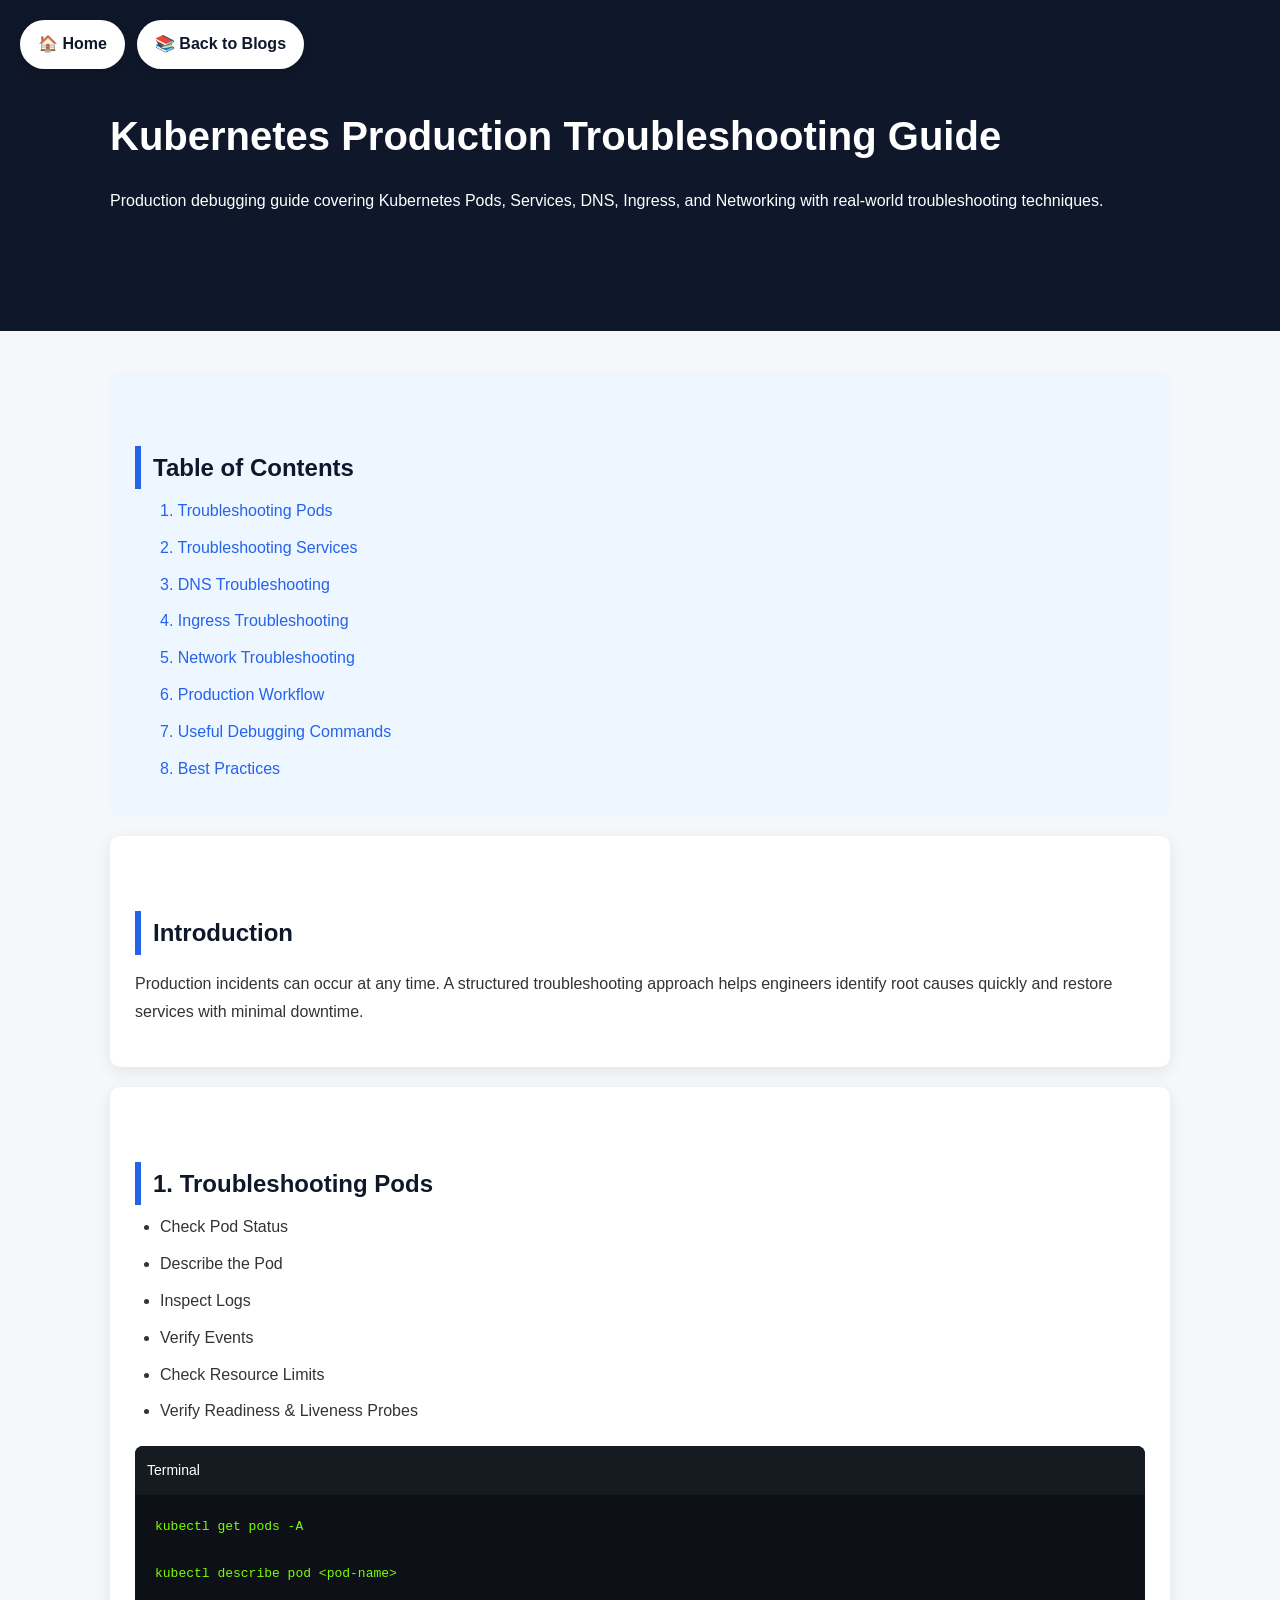
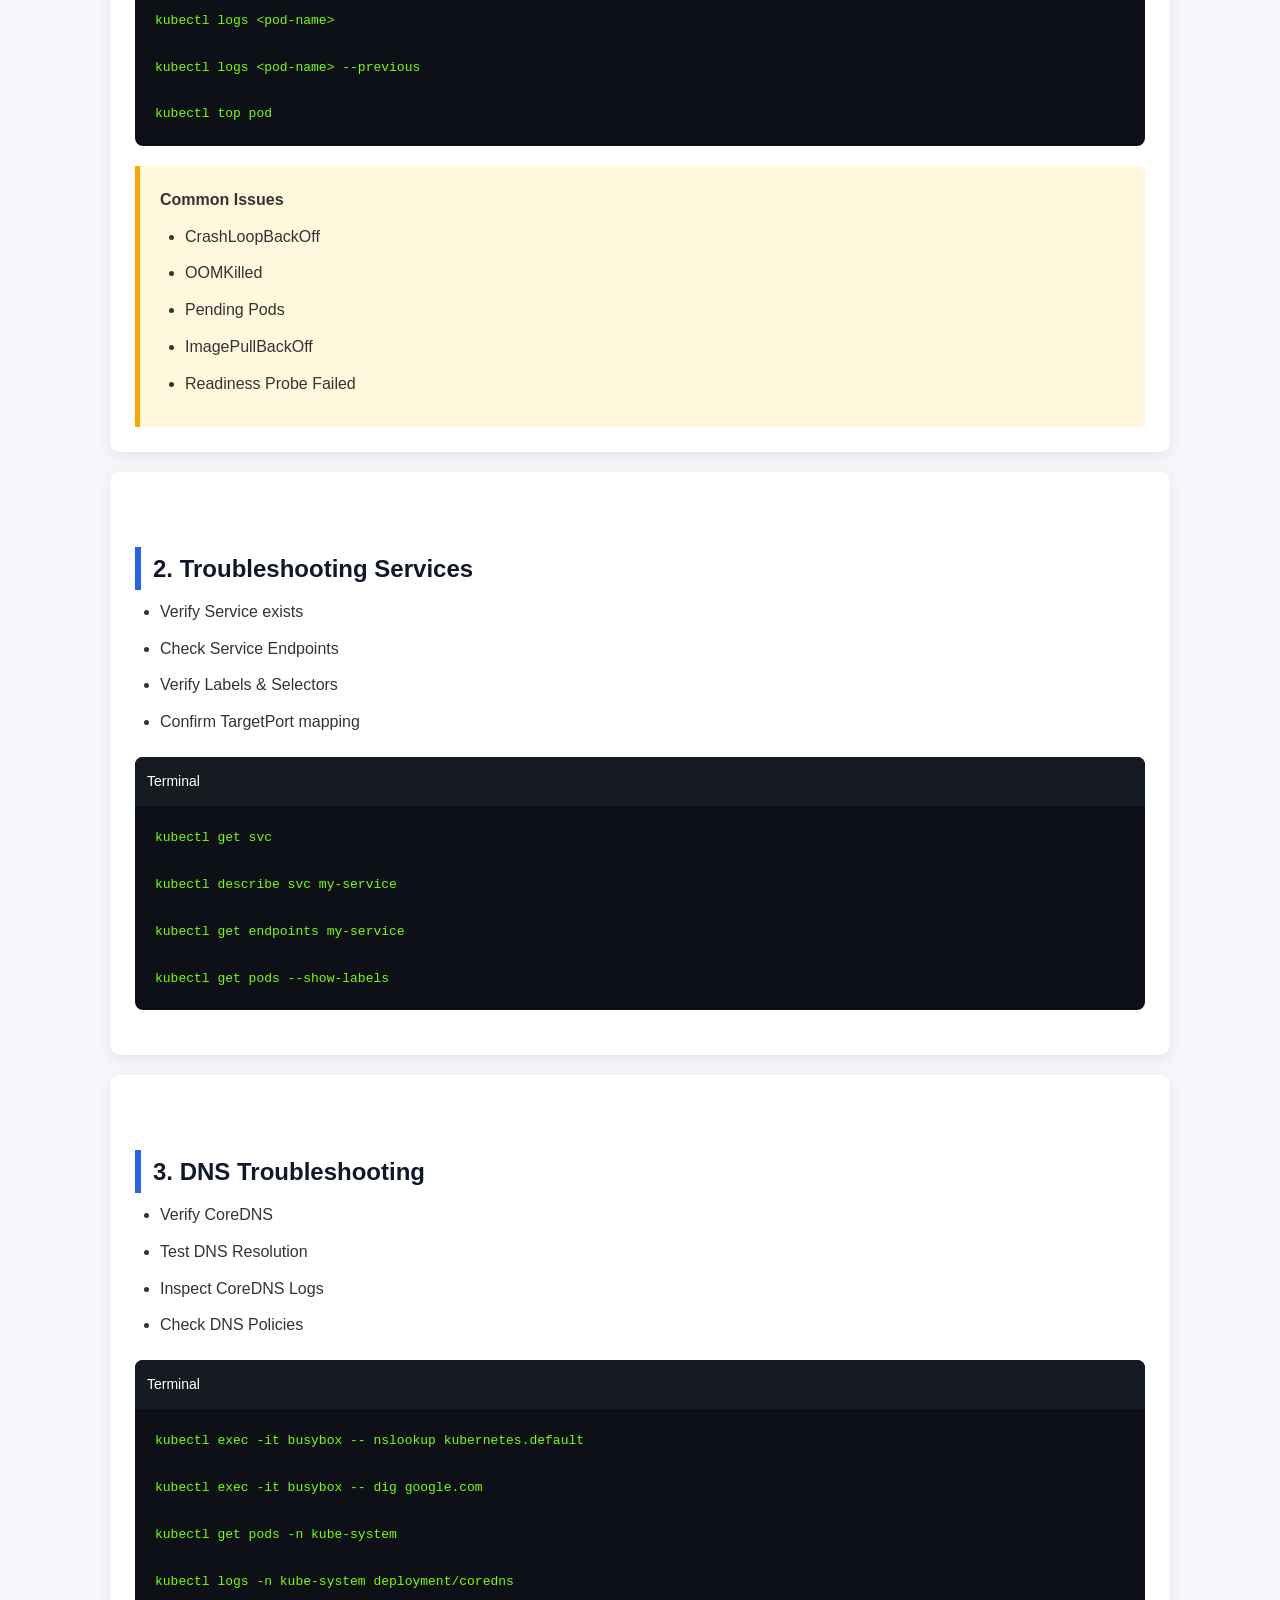
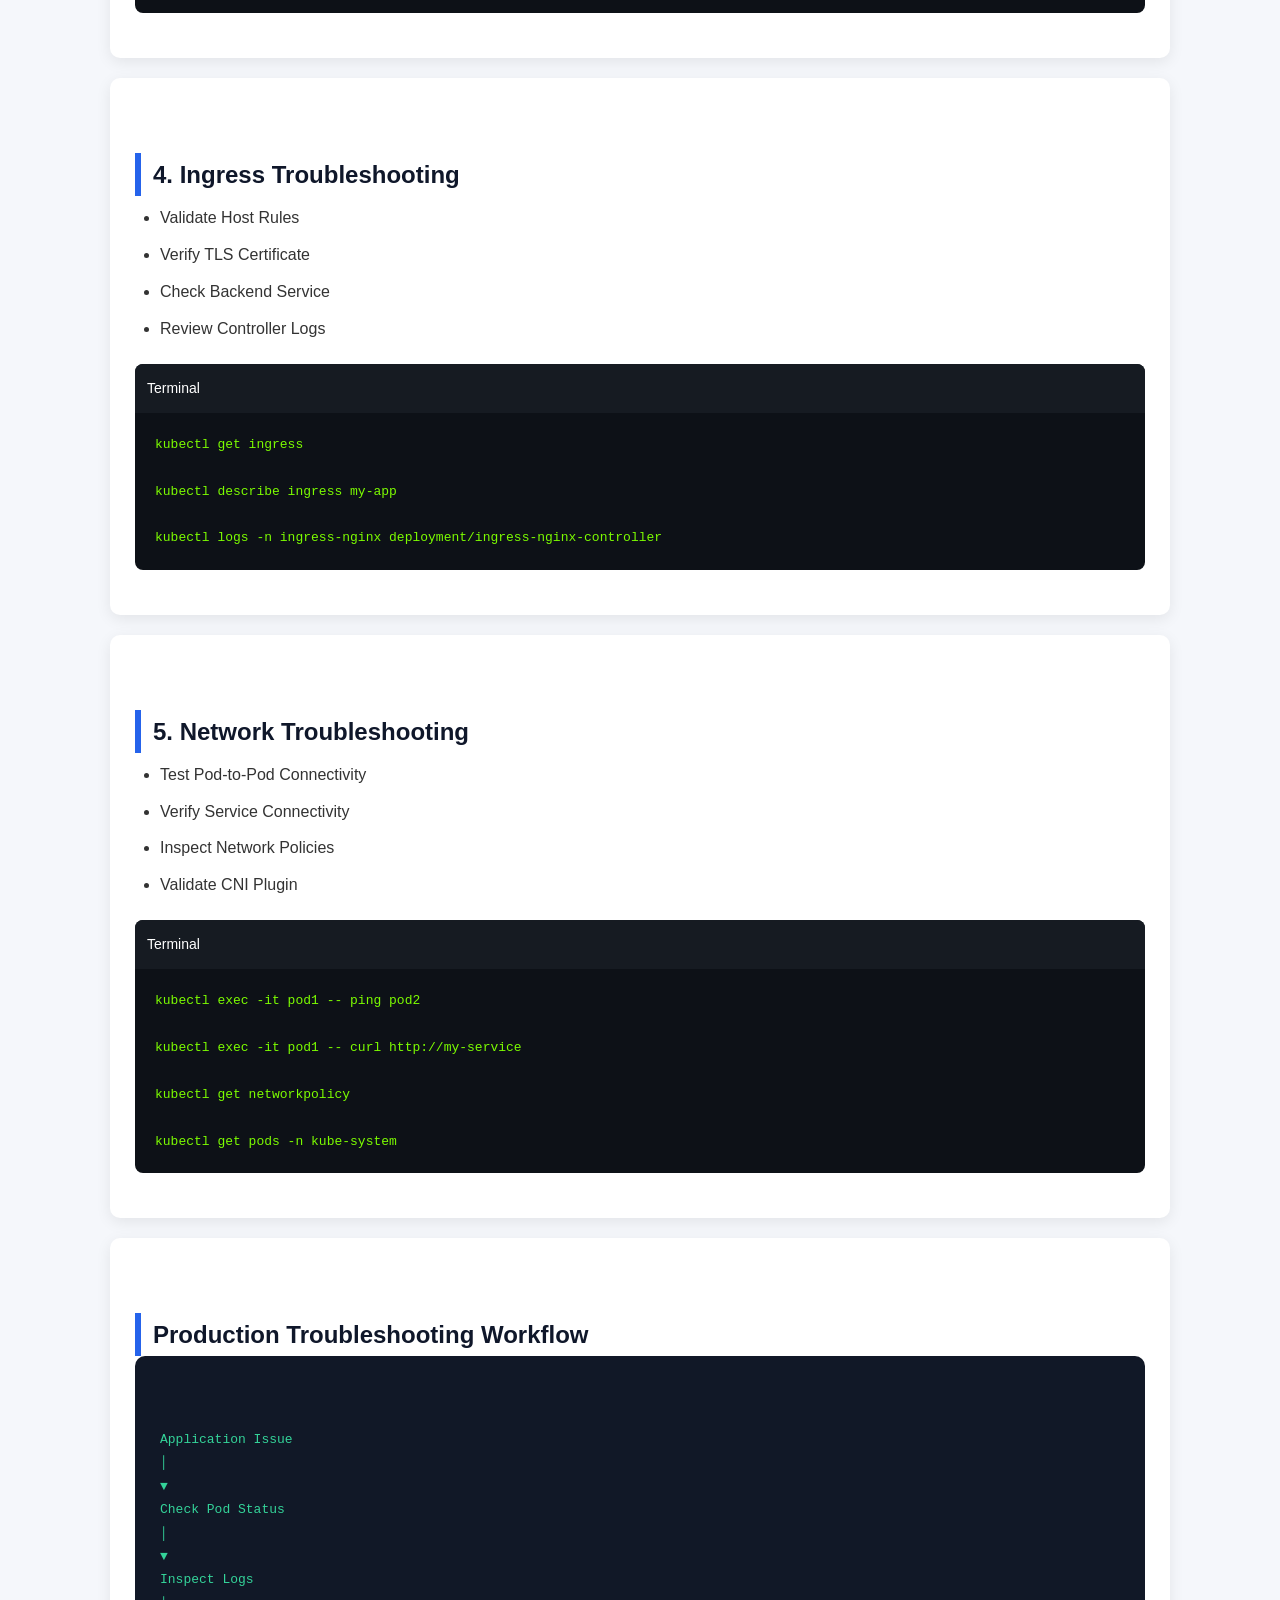
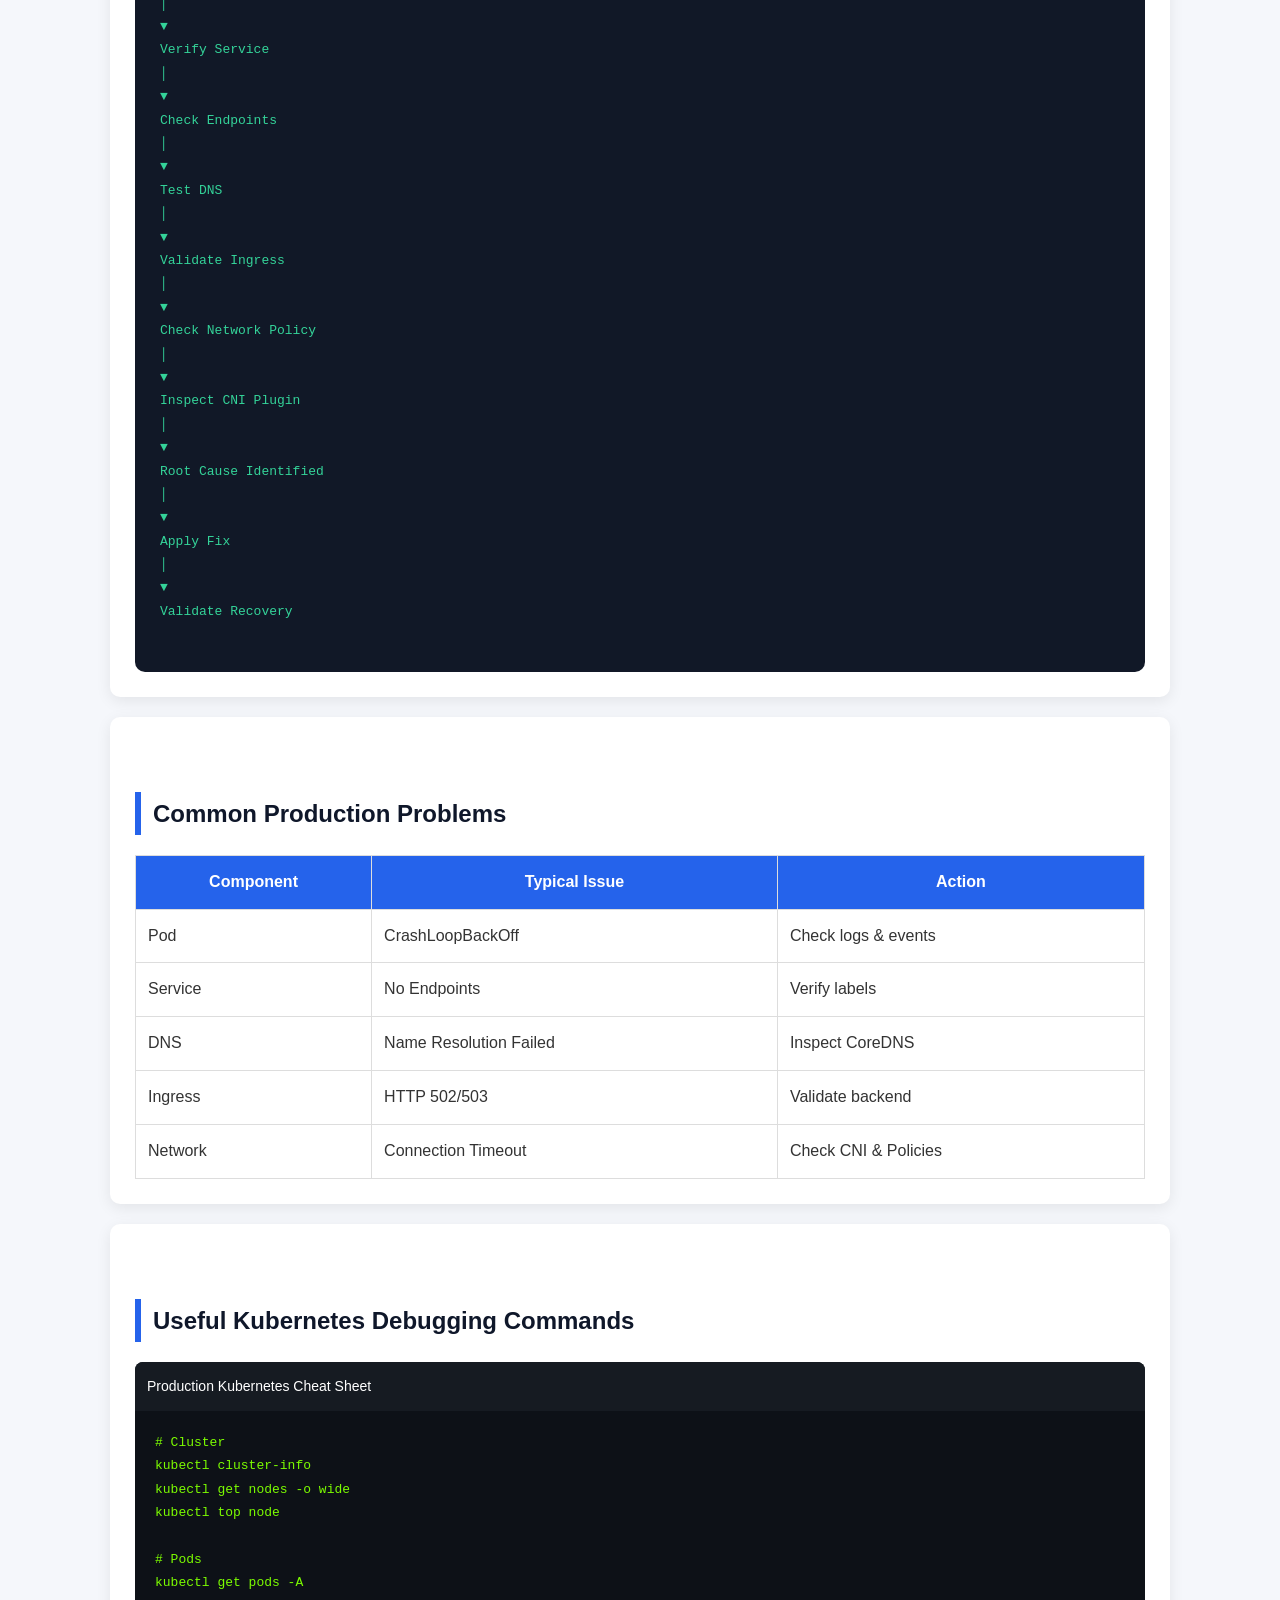
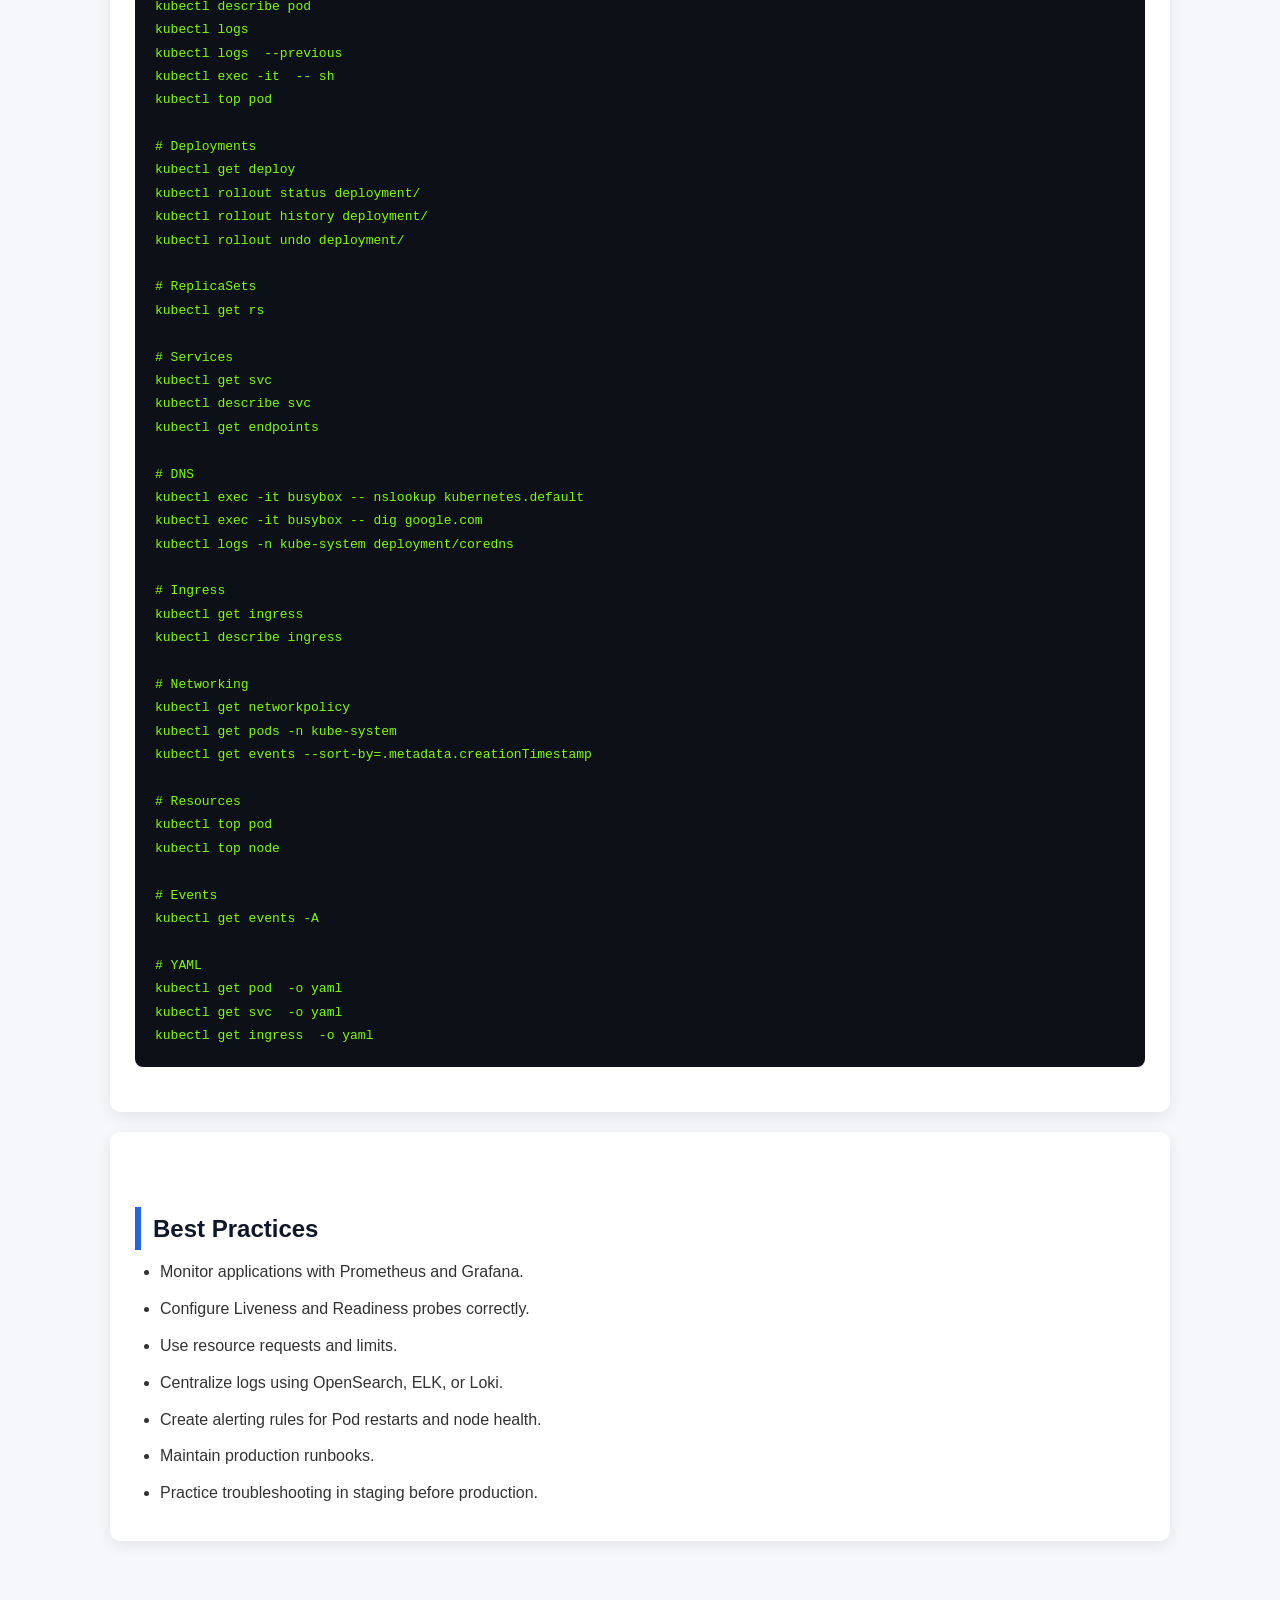
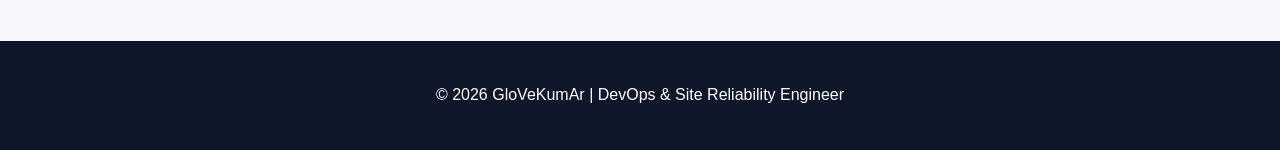
<file: pages/blogs/kubernetes-troubleshooting.html>
<!DOCTYPE html>
<html lang="en">
<head>
<meta charset="UTF-8">
<meta name="viewport" content="width=device-width, initial-scale=1.0">

<title>Kubernetes Production Troubleshooting Guide | Glove Kumar Cloud</title>

<style>
*{
    margin:0;
    padding:0;
    box-sizing:border-box;
}

body{
    font-family:Arial,Helvetica,sans-serif;
    background:#f5f7fb;
    color:#333;
    line-height:1.8;
}

header{
    background:#0f172a;
    color:white;
    padding:60px 20px;
}

.container{
    max-width:1100px;
    margin:auto;
    padding:40px 20px;
}

h1{
    font-size:40px;
    margin-bottom:15px;
}

h2{
    margin-top:50px;
    color:#0f172a;
    border-left:6px solid #2563eb;
    padding-left:12px;
}

h3{
    margin-top:25px;
    color:#1e293b;
}

p{
    margin:15px 0;
}

ul{
    margin-left:25px;
}

li{
    margin:8px 0;
}

.card{
    background:white;
    padding:25px;
    border-radius:10px;
    box-shadow:0 4px 15px rgba(0,0,0,.08);
    margin-top:20px;
}

.toc{
    background:#eef6ff;
    padding:25px;
    border-radius:10px;
}

.toc li{
    list-style:none;
}

.toc a{
    text-decoration:none;
    color:#2563eb;
}

.terminal{
    background:#0d1117;
    color:#7CFC00;
    border-radius:8px;
    overflow:hidden;
    margin:20px 0;
}

.terminal-header{
    background:#161b22;
    padding:12px;
    color:white;
    font-size:14px;
}

.terminal pre{
    padding:20px;
    overflow:auto;
}

.workflow{
    background:#111827;
    color:#34d399;
    padding:25px;
    border-radius:10px;
    font-family:monospace;
    white-space:pre-line;
}

table{
    width:100%;
    border-collapse:collapse;
    margin-top:20px;
}

th{
    background:#2563eb;
    color:white;
}

td,th{
    border:1px solid #ddd;
    padding:12px;
}

.highlight{
    background:#fff8dc;
    border-left:5px solid orange;
    padding:20px;
    margin-top:20px;
}

footer{
    text-align:center;
    padding:40px;
    margin-top:60px;
    background:#0f172a;
    color:white;
}
</style>

</head>

<body>

<header>
<!-- Top Navigation -->
<div class="top-nav">

    <a href="../../index.html" class="nav-btn">🏠 Home</a>

    <a href="/pages/blog.html#blogs" class="nav-btn">📚 Back to Blogs</a>

</div>
<style>
    /* Top Navigation */

.top-nav{
    position:fixed;
    top:20px;
    left:20px;
    display:flex;
    gap:12px;
    z-index:9999;
}

.nav-btn{
    display:inline-flex;
    align-items:center;
    gap:8px;
    background:#ffffff;
    color:#0f172a;
    padding:10px 18px;
    border-radius:30px;
    text-decoration:none;
    font-weight:600;
    box-shadow:0 4px 12px rgba(0,0,0,.15);
    transition:.3s;
}

.nav-btn:hover{
    background:#2563eb;
    color:#fff;
    transform:translateY(-2px);
}
</style>
<div class="container">

<h1>Kubernetes Production Troubleshooting Guide</h1>

<p>
Production debugging guide covering Kubernetes Pods, Services, DNS,
Ingress, and Networking with real-world troubleshooting techniques.
</p>

</div>

</header>

<div class="container">

<div class="toc">

<h2>Table of Contents</h2>

<ul>
<li><a href="#pods">1. Troubleshooting Pods</a></li>
<li><a href="#services">2. Troubleshooting Services</a></li>
<li><a href="#dns">3. DNS Troubleshooting</a></li>
<li><a href="#ingress">4. Ingress Troubleshooting</a></li>
<li><a href="#network">5. Network Troubleshooting</a></li>
<li><a href="#workflow">6. Production Workflow</a></li>
<li><a href="#commands">7. Useful Debugging Commands</a></li>
<li><a href="#best">8. Best Practices</a></li>
</ul>

</div>

<div class="card">

<h2>Introduction</h2>

<p>
Production incidents can occur at any time. A structured troubleshooting
approach helps engineers identify root causes quickly and restore services
with minimal downtime.
</p>

</div>

<div class="card" id="pods">

<h2>1. Troubleshooting Pods</h2>

<ul>
<li>Check Pod Status</li>
<li>Describe the Pod</li>
<li>Inspect Logs</li>
<li>Verify Events</li>
<li>Check Resource Limits</li>
<li>Verify Readiness & Liveness Probes</li>
</ul>

<div class="terminal">

<div class="terminal-header">
Terminal
</div>

<pre>
kubectl get pods -A

kubectl describe pod &lt;pod-name&gt;

kubectl logs &lt;pod-name&gt;

kubectl logs &lt;pod-name&gt; --previous

kubectl top pod
</pre>

</div>

<div class="highlight">

<b>Common Issues</b>

<ul>
<li>CrashLoopBackOff</li>
<li>OOMKilled</li>
<li>Pending Pods</li>
<li>ImagePullBackOff</li>
<li>Readiness Probe Failed</li>
</ul>

</div>

</div>

<div class="card" id="services">

<h2>2. Troubleshooting Services</h2>

<ul>

<li>Verify Service exists</li>

<li>Check Service Endpoints</li>

<li>Verify Labels & Selectors</li>

<li>Confirm TargetPort mapping</li>

</ul>

<div class="terminal">

<div class="terminal-header">
Terminal
</div>

<pre>
kubectl get svc

kubectl describe svc my-service

kubectl get endpoints my-service

kubectl get pods --show-labels
</pre>

</div>

</div>

<div class="card" id="dns">

<h2>3. DNS Troubleshooting</h2>

<ul>

<li>Verify CoreDNS</li>

<li>Test DNS Resolution</li>

<li>Inspect CoreDNS Logs</li>

<li>Check DNS Policies</li>

</ul>

<div class="terminal">

<div class="terminal-header">
Terminal
</div>

<pre>
kubectl exec -it busybox -- nslookup kubernetes.default

kubectl exec -it busybox -- dig google.com

kubectl get pods -n kube-system

kubectl logs -n kube-system deployment/coredns
</pre>

</div>

</div>

<div class="card" id="ingress">

<h2>4. Ingress Troubleshooting</h2>

<ul>

<li>Validate Host Rules</li>

<li>Verify TLS Certificate</li>

<li>Check Backend Service</li>

<li>Review Controller Logs</li>

</ul>

<div class="terminal">

<div class="terminal-header">
Terminal
</div>

<pre>
kubectl get ingress

kubectl describe ingress my-app

kubectl logs -n ingress-nginx deployment/ingress-nginx-controller
</pre>

</div>

</div>

<div class="card" id="network">

<h2>5. Network Troubleshooting</h2>

<ul>

<li>Test Pod-to-Pod Connectivity</li>

<li>Verify Service Connectivity</li>

<li>Inspect Network Policies</li>

<li>Validate CNI Plugin</li>

</ul>

<div class="terminal">

<div class="terminal-header">
Terminal
</div>

<pre>
kubectl exec -it pod1 -- ping pod2

kubectl exec -it pod1 -- curl http://my-service

kubectl get networkpolicy

kubectl get pods -n kube-system
</pre>

</div>

</div>

<div class="card" id="workflow">

<h2>Production Troubleshooting Workflow</h2>

<div class="workflow">

Application Issue
       │
       ▼
Check Pod Status
       │
       ▼
Inspect Logs
       │
       ▼
Verify Service
       │
       ▼
Check Endpoints
       │
       ▼
Test DNS
       │
       ▼
Validate Ingress
       │
       ▼
Check Network Policy
       │
       ▼
Inspect CNI Plugin
       │
       ▼
Root Cause Identified
       │
       ▼
Apply Fix
       │
       ▼
Validate Recovery

</div>

</div>

<div class="card">

<h2>Common Production Problems</h2>

<table>

<tr>

<th>Component</th>

<th>Typical Issue</th>

<th>Action</th>

</tr>

<tr>

<td>Pod</td>

<td>CrashLoopBackOff</td>

<td>Check logs & events</td>

</tr>

<tr>

<td>Service</td>

<td>No Endpoints</td>

<td>Verify labels</td>

</tr>

<tr>

<td>DNS</td>

<td>Name Resolution Failed</td>

<td>Inspect CoreDNS</td>

</tr>

<tr>

<td>Ingress</td>

<td>HTTP 502/503</td>

<td>Validate backend</td>

</tr>

<tr>

<td>Network</td>

<td>Connection Timeout</td>

<td>Check CNI & Policies</td>

</tr>

</table>

</div>

<div class="card" id="commands">

<h2>Useful Kubernetes Debugging Commands</h2>

<div class="terminal">

<div class="terminal-header">
Production Kubernetes Cheat Sheet
</div>

<pre>
# Cluster
kubectl cluster-info
kubectl get nodes -o wide
kubectl top node

# Pods
kubectl get pods -A
kubectl describe pod <pod-name>
kubectl logs <pod-name>
kubectl logs <pod-name> --previous
kubectl exec -it <pod-name> -- sh
kubectl top pod

# Deployments
kubectl get deploy
kubectl rollout status deployment/<deployment>
kubectl rollout history deployment/<deployment>
kubectl rollout undo deployment/<deployment>

# ReplicaSets
kubectl get rs

# Services
kubectl get svc
kubectl describe svc <service>
kubectl get endpoints <service>

# DNS
kubectl exec -it busybox -- nslookup kubernetes.default
kubectl exec -it busybox -- dig google.com
kubectl logs -n kube-system deployment/coredns

# Ingress
kubectl get ingress
kubectl describe ingress <ingress>

# Networking
kubectl get networkpolicy
kubectl get pods -n kube-system
kubectl get events --sort-by=.metadata.creationTimestamp

# Resources
kubectl top pod
kubectl top node

# Events
kubectl get events -A

# YAML
kubectl get pod <pod-name> -o yaml
kubectl get svc <service> -o yaml
kubectl get ingress <ingress> -o yaml
</pre>

</div>

</div>

<div class="card" id="best">

<h2>Best Practices</h2>

<ul>

<li>Monitor applications with Prometheus and Grafana.</li>

<li>Configure Liveness and Readiness probes correctly.</li>

<li>Use resource requests and limits.</li>

<li>Centralize logs using OpenSearch, ELK, or Loki.</li>

<li>Create alerting rules for Pod restarts and node health.</li>

<li>Maintain production runbooks.</li>

<li>Practice troubleshooting in staging before production.</li>

</ul>

</div>

</div>

<footer>

© 2026 GloVeKumAr | DevOps & Site Reliability Engineer

</footer>

</body>
</html>
</file>
<file: pages/css/blogstyle.css>
<!---Center the hero section started -->
.hero{
    text-align:center;
    padding:70px 0;
}

.profile img{
    width:180px;
    height:180px;
    border-radius:50%;
    object-fit:cover;
    margin-bottom:25px;
}
<!---Center the hero section ended -->
<!---Center the blog card started -->
.blog-grid{
    display:grid;
    grid-template-columns:repeat(auto-fit,minmax(340px,1fr));
    gap:30px;
    margin-top:40px;
}

.blog-card{
    background:#fff;
    padding:30px;
    border-radius:15px;
    box-shadow:0 10px 30px rgba(0,0,0,.08);
}
<!---Center the blog card ended -->
<!---Center the navigation started -->
.nav-container{
    display:flex;
    justify-content:space-between;
    align-items:center;
    padding:20px 0;
}
<!---Center the navigation ended -->
<!---Add a centered container started -->
*{
    margin:0;
    padding:0;
    box-sizing:border-box;
}

body{
    font-family:'Inter',sans-serif;
    background:#f5f7fb;
    color:#333;
}

.container{
    width:90%;
    max-width:1200px;
    margin:0 auto;
}
<!---Add a centered container ended -->
.logo a{
    display:flex;
    align-items:center;
    gap:10px;
    text-decoration:none;
    color:#222;
    font-size:1.4rem;
    font-weight:700;
}

.logo img{
    width:45px;
    height:45px;
    object-fit:contain;
}
.profile img {
    width: 300px;
    height: auto;
    display: block;
    margin-left: 0;
    margin-right: auto;
}

.blog-card{

    opacity:0;

    transform:translateY(70px);

    transition:.8s ease;

}

.blog-card.show{

    opacity:1;

    transform:translateY(0);

}

header.sticky{

    background:#0f172a;

    box-shadow:0 10px 25px rgba(0,0,0,.3);

}

nav a.active{

    color:#3b82f6;

}

#topBtn{

    position:fixed;

    bottom:30px;

    right:30px;

    width:55px;

    height:55px;

    display:none;

    justify-content:center;

    align-items:center;

    border-radius:50%;

    border:none;

    background:#2563eb;

    color:white;

    font-size:20px;

    cursor:pointer;

    z-index:999;

}
</file>
